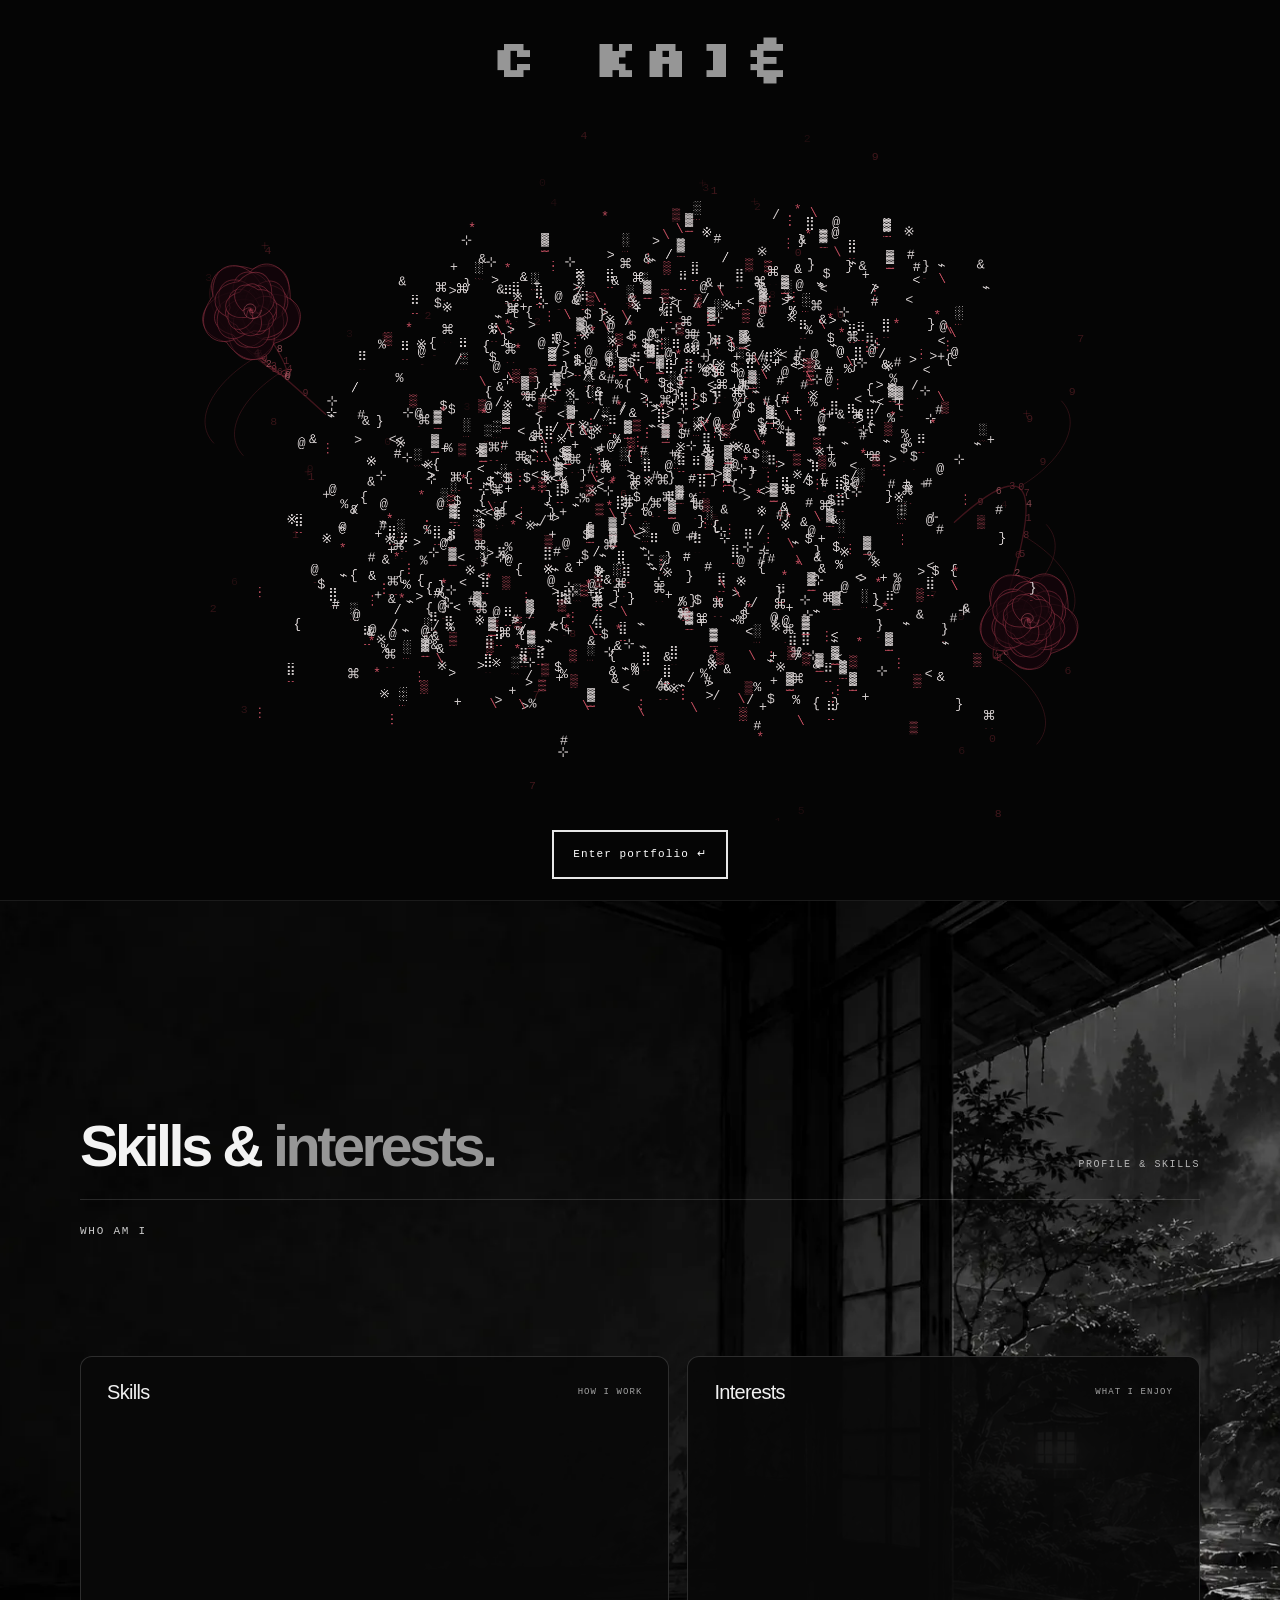
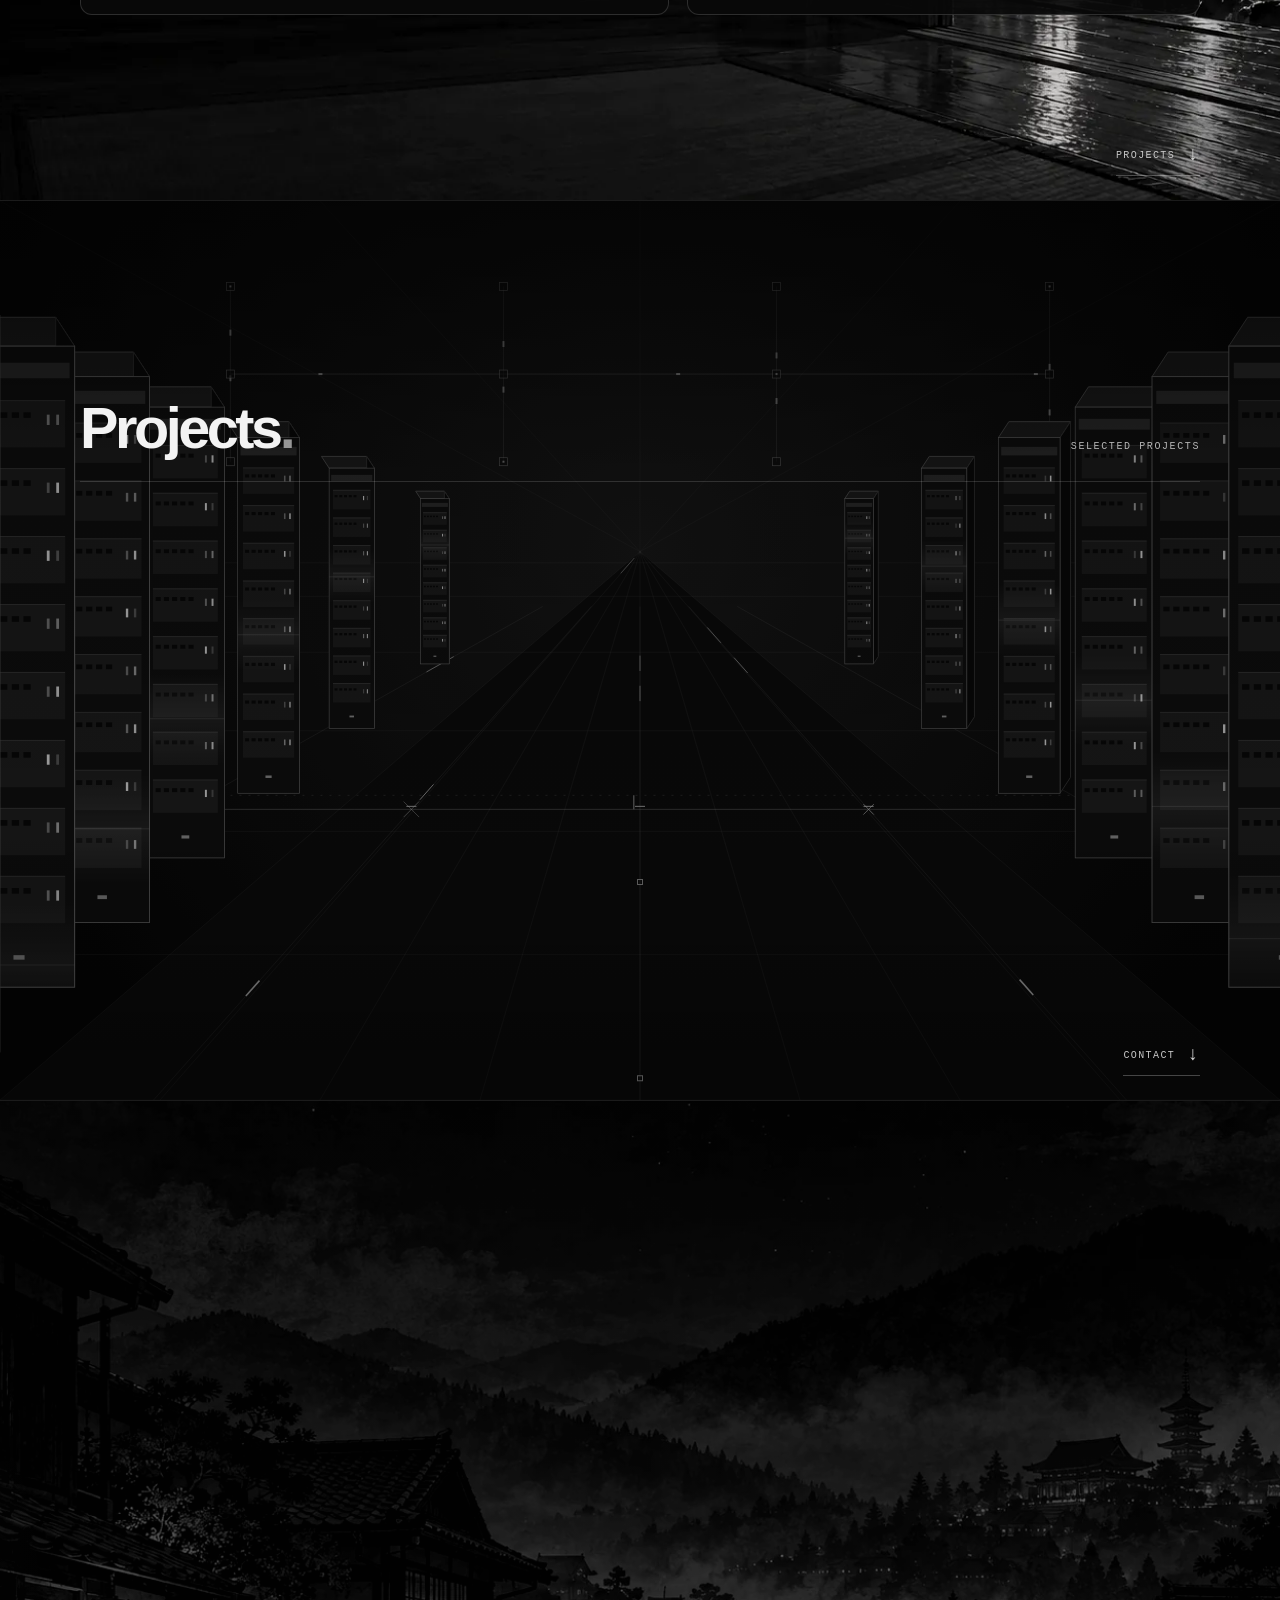
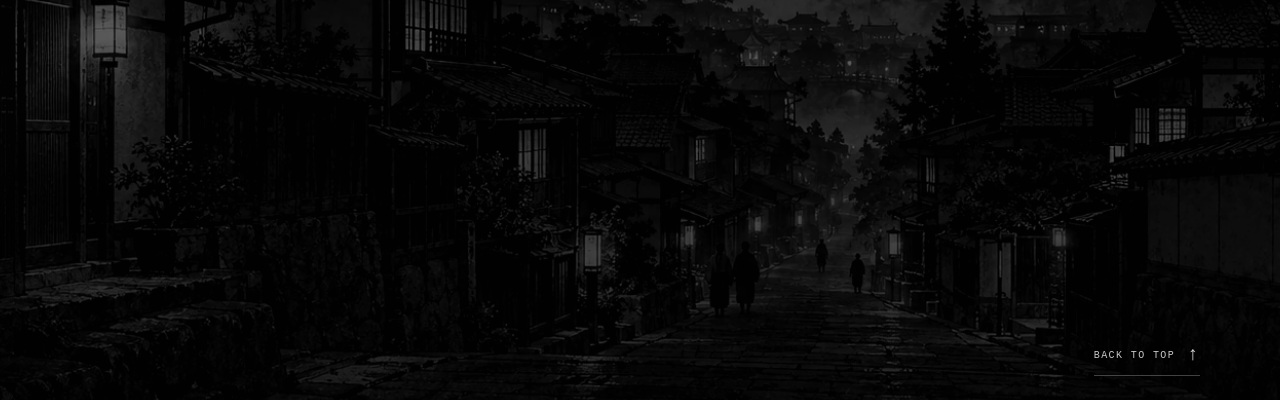
<file: index.html>
<!doctype html>
<html lang="en">
<head>
  <meta charset="utf-8"><meta name="viewport" content="width=device-width,initial-scale=1">
  <meta name="theme-color" content="#070809">
  <meta name="description" content="C Kaan's portfolio: development, reverse engineering, C LOCK, and security work at Scientra.">
  <title>Kaan’s Portfolio</title>
  <link rel="preload" as="image" href="assets/mono-yawn-24.webp"><link rel="preload" as="image" href="assets/natural-sakura.webp">
  <link rel="icon" href="assets/favicon.svg?v=transparent-2" type="image/svg+xml">
  <link rel="stylesheet" href="styles.css"><link rel="stylesheet" href="scene-v3.css"><link rel="stylesheet" href="experience.css"><link rel="stylesheet" href="bitwall-viz.css"><link rel="stylesheet" href="modern.css?v=responsive-5">
<link rel="stylesheet" href="opening.css?v=cached-5"><script src="opening.js?v=cached-5"></script>
<link rel="stylesheet" href="refinement.css?v=responsive-5">
<link rel="stylesheet" href="atmosphere.css?v=reveals-10">
</head>
<body class="portfolio-home">
  <div class="opening-screen" id="opening-screen" role="dialog" aria-modal="true" aria-labelledby="opening-title"><h2 class="opening-title" id="opening-title" data-text="C KAAN">C KAAN</h2><div class="opening-art-stage" aria-hidden="true"><pre class="opening-art">⠀⠀⠀⠀⠀⠀⠀⠀⠀⠀⠀⠀⠀⠀⠀⠀⠀⠀⠀⠀⠀⠀⠀⠀⠀⠀⠀⠀⠀⠀⠀⠀⠀⠀⠀⠀⠀⠀⠀⠀⠀⠀⠀⣀⠤⠤⠤⠤⣶⣀⣠⡀⢀⠀⠀⠀⠀⠀⠀⠀⠀⠀⠀⠀⠀
⠀⠀⠀⠀⠀⠀⠀⠀⠀⠀⠀⠀⠀⠀⠀⠀⠀⠀⠀⠀⠀⠀⠀⠀⠀⠀⠀⠀⠀⠀⠀⠀⠀⠀⠀⠀⠀⠀⠀⠀⠀⢀⠦⡸⣌⠧⡹⡜⣥⢒⡬⠭⣍⡒⠦⣆⡄⡀⠀⠀⠀⠀⠀⠀⠀
⠀⠀⠀⠀⠀⠀⠀⠀⠀⠀⠀⠀⠀⠀⠀⠀⠀⠀⠀⠀⠀⠀⠀⠀⠀⠀⠀⠀⠀⠀⠀⠀⠀⠀⠀⠀⠀⠀⠀⢀⠰⢌⢲⠱⣌⢚⡱⢜⡰⣋⠴⣋⠶⣩⢓⠦⣍⠳⢴⡠⠀⠀⠀⠀⠀
⠀⠀⠀⠀⠀⠀⠀⠀⠀⠀⠀⠀⠀⠀⠀⠀⠀⠀⠀⠀⠀⠀⡀⠀⡄⢠⢀⠂⠄⠂⠐⢠⠀⡄⣀⠀⡀⠀⢀⡎⠀⠉⠀⠀⠀⠁⠈⠈⠑⠈⠳⢩⠖⣥⢋⡞⣬⢫⡕⣙⠷⣔⠀⠀⠀
⠀⠀⠀⠀⠀⠀⠀⠀⠀⠀⠀⠀⠀⠀⠀⠀⠀⢀⠠⢐⣨⣤⣵⣶⣶⣶⣿⣿⣿⣿⣿⣿⣿⣶⣶⣤⣕⣈⠼⢀⠀⡀⠀⠀⠀⠀⠀⠀⠀⠀⠀⠀⠈⠀⠫⠔⡦⢳⡸⡱⢎⡜⡣⢦⠀
⠀⠀⠀⠀⠀⠀⠀⠀⠀⠀⠀⠀⠀⠀⠀⢄⣨⣴⣾⣿⠿⢿⣿⣿⣿⣿⢿⣿⣿⣿⣿⣿⣿⣿⣿⣿⣿⣿⣿⣶⣧⣔⡁⡂⠄⠀⠀⠀⠀⠀⠀⠀⠀⠀⠀⠀⠑⠣⡱⢃⣏⠲⣱⠈⡇
⠀⠀⠀⠀⠀⠀⠀⠀⠀⠀⠀⠀⠀⣠⣵⣿⠿⣽⢾⣿⣿⣿⣶⢿⣶⣝⡾⣿⣿⣿⣿⣿⣿⣿⣿⣿⣿⣿⣿⣿⣿⣿⣿⣶⣜⡀⢂⠀⠀⠀⠀⠀⠀⠀⠀⠀⠀⠀⠁⠫⡔⢫⡔⢰⡃
⠀⠀⠀⠀⠀⠀⠀⠀⠀⠀⠀⠀⣽⣿⣿⢯⣾⡿⢹⣮⡝⣿⣿⣷⣻⣿⢿⣿⣿⣿⣿⣿⣿⣿⣿⣿⣿⣿⣿⣿⣿⣿⣿⣿⣿⣿⣆⠌⡀⠀⠀⠀⠀⠀⠀⠀⠀⠀⠀⠀⠈⠧⡈⠶⠀
⠀⠀⠀⠀⠀⠀⠀⠀⠀⠀⢀⢸⣿⣿⣟⣾⢿⣡⣶⢭⡿⣦⢻⣿⣷⣻⣾⣿⣹⣿⣿⣿⣿⣿⣿⣿⣿⣿⣿⣿⣿⣿⣿⣿⣿⣿⣿⣦⢒⠤⡀⠄⡀⠀⠀⠀⠀⠀⠀⠀⠀⢐⡈⠁⠀
⠀⠀⠀⠀⠀⠀⠀⠀⠀⠀⠂⠘⠛⠛⠘⠁⢀⠉⠄⣾⣿⣸⣿⣿⣿⡇⣿⢳⣿⣿⣿⣿⣿⣿⣿⣿⣿⣿⣿⣿⣿⣿⣿⣿⣿⣿⣿⣿⣧⣠⡣⢘⠠⢁⠂⡔⠠⠐⠀⠄⢀⠎⠀⠀⠀
⠀⠀⠀⡀⠄⠐⠀⠀⠁⠂⠀⠀⠀⠀⠀⠈⠀⠈⠀⢁⢛⣧⢹⣿⣿⣿⠏⣿⣿⣿⣿⣿⣿⣿⣿⣿⣿⣿⣿⣿⣿⣿⣿⣟⣿⣿⣿⣿⣿⣿⣧⢂⠅⢂⠁⠌⡡⢉⠐⢈⠎⠀⡈⠐⠠
⠀⠀⠀⠀⠀⠀⠀⠀⠀⠀⡠⠀⠀⠀⠀⠀⠀⠈⠐⡀⣾⡟⣼⣿⣻⣿⢹⣿⣿⣿⣿⣿⣿⣿⣿⣿⣿⣿⣿⣿⣿⣿⢟⣾⣿⣿⣿⣿⣿⣿⡟⠆⡘⠠⢈⠐⡀⢂⢈⡎⠀⡐⠠⠁⠂
⠀⠀⡀⠀⠀⠀⠀⠀⠀⠀⢀⠂⠀⠀⠀⠀⠀⠀⠡⠀⣩⡅⣿⣿⣷⣿⣼⣿⣿⣿⣿⣿⣿⣿⣿⣿⣿⣿⣿⣿⣿⣫⣿⣿⣿⣿⣿⣿⣿⠟⢁⠘⡀⠃⠌⠒⢀⢂⡞⠀⠄⠠⢁⠂⡁
⡀⠀⠀⡀⠀⠀⠀⠀⠀⠈⠀⠀⠀⠀⠀⠀⠀⠠⢁⣾⢳⠃⣿⣿⣿⡇⣿⣿⢿⣿⣟⣻⣛⣻⣿⡿⢿⣿⠿⡿⣳⣿⣿⣿⣿⣿⣿⡿⠃⠀⠂⠐⠠⢁⠂⠌⢀⡎⠀⡀⢂⠁⠄⠂⠄
⡙⠲⡁⠀⠀⠀⠀⠀⠐⠈⠀⠀⠀⠀⠀⠀⠀⠀⣼⣿⡞⣌⠻⡟⠻⢿⡿⣻⣿⣿⣿⣿⣿⣿⣿⣿⣿⣿⡿⢃⠹⠷⣾⣿⡿⠟⠋⠠⠀⠁⠀⡘⢀⠃⢌⠂⣞⠀⠤⠑⡂⢌⠰⠈⠄
⢈⠱⠄⠀⠀⠀⠀⠀⠀⠀⠀⠀⠀⠀⠀⠀⠀⠠⣿⠟⣼⡟⠟⠁⠠⠸⣷⣿⣿⣿⣿⣿⣿⣿⣿⣿⣿⡿⣵⢈⡐⠡⠀⠀⠀⠠⠈⠀⠀⠈⠀⢝⢢⢌⠀⣞⠀⠄⢂⠡⠘⡀⢆⠡⠀
⠀⠀⠀⠀⠀⠀⠀⠀⠀⠀⠀⠀⠀⠀⠀⠀⠀⡺⠢⣤⠴⠋⠀⠀⠀⠡⠙⢿⣿⣿⣿⣿⣿⣿⣿⣿⡿⡝⣿⣇⠠⠀⠀⠀⠀⠀⠀⠀⠀⠀⠀⡨⢆⠃⡼⠁⡀⢀⠂⢀⠁⠠⢀⠂⠁
⠀⠀⠄⠀⠀⠀⠀⠀⠀⠀⠀⠀⠀⠀⠀⠀⠀⠁⠂⠁⠀⠀⠀⠀⠀⠁⠄⠡⢹⣿⣿⣿⣿⣿⣿⣿⣿⢻⣿⣿⡆⠀⠀⠀⠀⠀⠀⠀⠀⠀⢠⠓⡌⡼⠁⠊⢁⠠⣀⠆⠈⡐⠠⢈⠐
⠀⠀⠀⢀⠀⠀⠀⠀⠀⠀⠀⠀⠀⠀⠀⠀⠀⣀⡶⢷⢆⣀⣀⠆⠃⠘⠀⠃⠸⣿⣿⣿⣿⣿⣿⣿⣟⣿⣿⡿⠃⠀⠀⠀⠀⠀⠀⠀⠀⠀⢀⠟⡸⠰⠀⠀⢸⠃⠃⠀⠆⡀⢃⠀⠆
⠀⠀⠈⠀⠀⡀⠀⠀⠀⠀⠀⠀⠀⠀⠀⠀⢄⣨⡽⢱⣿⣿⣿⣿⣿⣿⣿⣜⢧⣻⢿⣿⣿⣿⣿⣿⣿⡿⣫⠀⠀⠀⠀⠀⠀⠀⠀⠀⡀⣐⡴⡲⢘⠤⠚⠀⠸⠀⡐⠈⠄⡐⠠⠈⠄
⠀⠀⠁⡀⠂⠀⠀⠀⠀⠀⠆⠈⢀⡀⡴⣄⡸⢧⠻⠜⠻⠭⠝⢻⠿⣿⣿⣿⣷⣝⡺⣮⣝⣻⢿⣛⣭⠾⣽⠀⠀⠀⠀⠀⠀⡀⢔⠨⠚⣡⡰⠃⠈⠀⠀⠀⠀⡇⠀⠌⠐⡀⠡⠈⠄
⠀⠈⢀⠀⠄⠐⠀⡀⢀⣀⢙⡒⡀⠑⡽⠊⠁⠀⠀⠀⠀⠀⠀⠀⠀⠈⠀⠛⠉⠭⠭⠵⠾⠝⠯⠞⠣⠟⠞⠀⠀⠀⠀⣰⠌⢂⡡⠒⠉⣠⠁⠀⠀⠀⠀⠀⠀⠁⠀⠀⠀⠀⠡⠈⠄
⠀⠠⠀⠀⠠⠐⢌⡐⢣⢘⠢⢍⠱⢡⠀⠀⠀⠀⠀⠀⠀⠀⠀⠀⠀⠀⠀⠀⠀⠀⠀⠀⠀⠀⠀⠀⠀⢀⠀⢀⡀⠴⢙⠤⠚⠁⡀⠠⢰⠃⠀⠌⡐⢀⠀⠀⠀⢸⠀⠀⠀⠀⠀⠁⠂
⠀⠀⠀⠐⠀⡉⠠⠐⠡⢊⠔⡌⢢⠃⠎⠤⠀⠀⠀⠀⠀⠀⠀⠀⠀⠀⠀⠀⠀⠀⠀⠀⠀⠀⠀⠰⢤⣁⢙⡉⡔⠊⠁⠀⠀⠀⠈⢠⠃⠀⠌⠐⡀⠂⠌⢀⠀⠘⠀⠀⠀⠀⠀⠀⠁
⠀⠀⠀⢀⠂⠠⠁⠌⡁⢂⠂⠌⡐⠌⡘⠠⠁⠀⠀⠀⠀⠀⠀⠀⠀⠀⠀⠀⠀⠀⠀⠀⠀⠀⠀⠀⠀⠈⠁⠀⠀⠀⠀⠀⠀⠀⢠⠃⠀⠈⠂⢄⠀⠡⠀⠂⡀⠁⡆⠀⠀⠀⠀⠀⠀
⠀⠀⠠⠀⡀⠂⢁⠐⢀⠂⠌⡐⠠⠈⠄⡁⠀⠀⠀⠀⠀⠀⠀⠀⠀⠀⠀⠀⠀⠀⠀⠀⠀⠀⠀⠀⠀⠀⠀⠀⠀⠀⠀⠀⠀⢠⠃⠀⠀⠀⠀⠀⠈⠂⢄⠀⢀⠀⠃⠠⠀⠀⠀⠀⠀
⠀⢀⠂⡐⠠⢈⠠⠐⢀⠈⠄⡐⠠⢁⠂⠄⠀⠀⠀⠀⠀⠀⣀⠄⠀⠀⠀⠀⠀⠀⠀⠀⠀⠀⠀⠀⠀⠀⠀⠀⠀⠀⠀⠀⢀⠃⠀⠀⠀⠀⠀⠀⠀⠀⠀⠈⠂⠀⠱⠀⠀⠀⢀⠀⠂
⠀⢂⠐⠠⢁⠂⡐⠈⠄⡈⠐⠠⢁⠂⠌⠰⣆⡄⢠⣿⣿⠟⠋⠀⠀⠐⠀⠀⠀⠀⠀⠀⠀⠀⠀⠀⠀⠀⠀⠀⠀⠀⠀⢠⠉⠀⠀⠀⠀⠀⠀⠀⠀⠀⠀⠀⠀⠀⠁⠀⠀⡐⠠⠈⠀
⠈⠤⢘⠠⢂⠂⠤⢁⠂⠄⢁⠂⠄⠪⢾⣯⢿⣇⣿⡿⠋⠁⠀⠀⠀⠀⠀⠀⠀⠀⠀⠀⠀⠀⠀⠀⠀⠀⠀⠀⠀⠀⢀⠃⠀⠀⠀⠀⠀⠀⠀⠀⠀⠀⠀⠀⠀⠀⠀⠀⡐⠀⡐⠈⠀
⠈⢆⠡⢊⠄⡉⡐⠠⢈⠐⡀⢂⢠⣿⣿⣮⣻⣿⣟⡕⠀⠀⠀⠀⠀⠀⠀⠀⠀⠀⠀⠀⠀⠀⠀⠀⠀⠀⠀⠀⠀⢀⠊⠀⠀⠀⠀⠀⠀⠀⠀⠀⠀⠀⠀⠀⠀⠀⢀⠂⠄⠂⠄⡈⠄
⠈⠆⡑⠂⠌⡐⢠⠁⢆⠂⡅⢢⠐⢝⣛⣛⣧⠵⠋⠀⠀⠀⠀⠀⠀⠀⠀⠀⠀⠀⠀⠀⠀⠀⠀⠀⠀⠀⠀⠀⠀⠈⠀⠀⠀⠀⠀⠀⠀⠀⠀⠀⠀⠀⠀⠀⠀⠀⢂⠈⠄⡁⢂⠐⠠
⠈⠆⠡⢈⠔⠨⢄⠩⡐⢌⠰⡁⠎⡐⠠⢀⠀⠀⠀⠀⠀⠀⠀⠀⠀⠀⠀⠀⠀⠀⠀⠀⠀⠀⠀⠀⠀⠀⠀⢀⣀⢊⠀⠀⠀⠀⠀⠀⠀⠀⠀⠀⠀⠀⠀⡀⠄⢈⠀⡐⠠⠐⠠⢈⠐
⠈⠠⢁⠢⠌⡡⢂⠅⢒⡈⠔⡀⠂⠄⠁⡀⠀⠀⠀⠀⠀⠀⠀⠀⠀⠀⠀⠀⠀⠀⠀⠀⠀⠀⠀⠀⠀⠀⣠⡿⡯⠋⠀⠀⠀⠀⠀⠀⠀⠀⠀⢀⠠⢈⠐⠠⢀⠂⠐⡀⠡⢈⠐⠠⢈
⠀⢀⠂⡐⠌⡐⢂⠘⠠⠐⠠⠀⢁⠀⠂⠄⠠⠀⠀⠀⠀⠀⠀⠀⠀⠀⡀⢀⠠⣀⣤⣤⣭⠀⣴⣿⣶⣿⢯⠊⠀⠀⣀⠀⡀⢀⢀⡀⢠⠀⠆⣁⠢⠁⡌⠐⠠⢀⠡⠐⡀⠂⠌⡐⠠
⠀⠀⠠⠀⠂⠐⠠⠈⢀⠁⠠⢈⠀⠌⠐⢈⠠⠁⠌⠠⠀⠄⠠⠐⡈⢐⠠⢃⣶⣯⣻⣿⣿⣼⣾⣽⣿⡣⠁⠠⣀⠳⣌⢣⡑⢃⠆⡘⠤⢉⠔⡠⠂⡅⠄⢃⠁⡂⡐⠠⢀⠁⠂⠄⡁
⠀⢈⠀⡐⠈⢀⠐⢀⠂⢈⠐⠠⢈⠐⢈⠠⠐⢈⠠⠁⠌⠠⢁⠂⡐⠠⠐⠰⡻⣿⣷⢿⡿⡼⢿⠛⠕⢁⠰⡁⢆⡱⢌⠦⡑⢊⠜⡠⢃⠌⢢⠐⡡⠐⠌⡠⢂⠡⠀⠅⠂⠌⡐⠠⠀
⠀⠂⠠⢀⠐⠠⢈⠠⠐⠠⠈⡐⠠⢈⠠⠐⢈⠠⠐⠈⠄⡁⢂⠐⠠⢁⠘⡀⠊⠓⠒⢒⠚⢋⠉⠤⠘⡄⢣⠘⡤⢓⢎⡒⡉⢆⡘⢄⠣⡘⠤⢑⠠⡉⠔⡀⠆⡐⠉⠄⢃⡐⠠⢁⠂</pre></div><button class="opening-enter" type="button">Enter portfolio ↵</button></div>
  <a class="skip" href="#main">Skip to content</a>
  <header class="header"><a class="logo" href="#home" aria-label="C Kaan, home"><svg class="c-mark" viewBox="0 0 32 32" aria-hidden="true"><path d="M8 3h19v6H12v14h15v6H8v-4H4V7h4z" fill="currentColor"/></svg><span>Kaan</span></a><nav aria-label="Main navigation"><a href="#home">Home</a><a href="#skills">Skills</a><a href="#projects">Projects</a><a href="#contact">Contact</a></nav></header>
  <main id="main" tabindex="-1">
    <section class="hero screen" id="home" aria-labelledby="hero-title" data-nav="home">
      <canvas id="sakura-scene" aria-label="A dark sakura tree sways over a seated coder using a laptop" role="img"></canvas><span class="coder-name" id="coder-name">C KAAN</span>
      <aside class="visitor-terminal" id="visitor-terminal" aria-label="Visitor greeting" hidden><div class="visitor-titlebar"><span aria-hidden="true">&gt;_</span><span>console.log</span></div><div class="visitor-output" id="visitor-output" aria-live="off"></div></aside>
      <div class="hero-gradient" aria-hidden="true"></div><div class="scanlines" aria-hidden="true"></div>
      <div class="hero-content container"><p class="screen-kicker">DEVELOPER / SECURITY</p><h1 id="hero-title">C KAAN</h1><div class="hero-actions"><a class="button primary" href="#projects">Explore projects <span aria-hidden="true">↗</span></a><a class="text-link" href="#skills">Skills &amp; profile <span aria-hidden="true">↓</span></a></div></div>
      <a class="next-screen" href="#skills"><strong>SKILLS</strong><span aria-hidden="true">↓</span></a>
    </section>
    <section class="screen skills-screen" id="skills" aria-labelledby="skills-title" data-nav="skills">
      <div class="skills-backdrop" aria-hidden="true"></div>
      <div class="container screen-inner">
        <div class="section-head"><p class="screen-kicker">PROFILE &amp; SKILLS</p><h2 id="skills-title">Skills &amp; <span>interests.</span></h2></div>
        <div class="profile-intro">
          <div><p class="eyebrow-label">WHO AM I</p></div>
          <div class="profile-copy"><p>I’m a student at <strong>Bahçeşehir Science and Technology High School</strong>, mainly focused on software development, reverse engineering, and security.</p><p>I enjoy finding weaknesses in computer systems and turning those findings into practical tools. Anti-cheat research and emulation are particular interests of mine.</p></div>
        </div>
        <div class="capability-grid">
          <article class="capability-panel" aria-labelledby="capabilities-title"><div class="capability-heading"><h3 id="capabilities-title">Skills</h3><span>HOW I WORK</span></div><ul class="capability-list"><li>OSINT</li><li>Problem solving</li><li>Teamwork</li><li>Research</li><li>Leadership</li><li>Adaptability</li><li>Independent work</li></ul></article>
          <article class="capability-panel interests-panel" aria-labelledby="interests-title"><div class="capability-heading"><h3 id="interests-title">Interests</h3><span>WHAT I ENJOY</span></div><ul class="exploration-list"><li><span>Coding</span><small>Software &amp; tools</small></li><li><span>Reverse engineering</span><small>Systems from the inside</small></li><li><span>Game development</span><small>Interactive worlds</small></li><li><span>Anime &amp; games</span><small>Beyond the screen</small></li></ul></article>
        </div>
      </div><a class="next-screen" href="#projects"><strong>PROJECTS</strong><span aria-hidden="true">↓</span></a>
    </section>
    <section class="screen project-gallery" id="projects" aria-labelledby="projects-title" data-nav="projects"><canvas class="ambient-scene" data-scene="datacenter" aria-hidden="true"></canvas><div class="section-grid-lines" aria-hidden="true"></div><div class="container screen-inner">
      <div class="section-head"><p class="screen-kicker">SELECTED PROJECTS</p><h2 id="projects-title">Projects<span>.</span></h2></div>
      <div class="project-collection">
        <article class="portfolio-project c-lock-card"><a class="card-art c-lock-art" href="c-lock.html" aria-label="Explore C LOCK"><img src="assets/C-LOCK-dashboard.webp" alt="C LOCK desktop dashboard with CPU and memory charts" width="1000" height="650" decoding="async" loading="lazy"></a><div class="card-body"><span class="project-category">PERSONAL PROJECT</span><h3>C LOCK</h3><p>PC locking, application access, and a customizable Windows dashboard.</p><div class="tags"><span>C#</span><span>WPF</span><span>.NET 4.8</span></div><a class="card-link" href="c-lock.html">Open project <span aria-hidden="true">↗</span></a></div></article>
        <article class="portfolio-project scientra-card" id="scientra"><div class="card-art scientra-art" aria-hidden="true"><img class="scientra-logo scientra-logo-provided" src="assets/scientra-brand.png" alt="" width="187" height="193" loading="lazy" decoding="async"><span>Scientra.</span></div><div class="card-body"><span class="project-category">TEAMWORK PROJECT</span><h3>Scientra</h3><p>Collaborative web, mobile, and security development.</p><div class="tags"><span>Web</span><span>Mobile</span><span>Security</span></div><a class="card-link" href="https://scientra.one/" target="_blank" rel="noopener noreferrer">Visit Scientra <span aria-hidden="true">↗</span></a></div></article>
        <article class="portfolio-project bitwall-card" id="bitwall"><div class="card-art server-art" role="img" aria-label="Animated traffic inspection and server visualization"><div class="attack-source" aria-hidden="true"><span></span><span></span><span></span></div><div class="attack-paths" aria-hidden="true"><span><i></i><i></i></span><span><i></i><i></i></span><span><i></i><i></i></span></div><div class="filter-wall" aria-hidden="true">BW</div><div class="server-rack" aria-hidden="true"><span><i></i><b></b></span><span><i></i><b></b></span><span><i></i><b></b></span></div><div class="art-status"><span>REQUESTS</span><strong>BLOCKED · 403</strong><span>SERVER</span></div></div><div class="card-body"><span class="project-category">TEAMWORK · BY SCIENTRA</span><div class="project-title-row"><h3>BitWall</h3><span class="project-partner"><img src="assets/scientra-logo.png" alt="" width="21" height="24" loading="lazy" decoding="async">Scientra</span></div><div class="role-summary"><span>MY ROLE</span><strong>Junior Developer &amp; Bitwall Engineer</strong><p>Builds and hardens BitWall’s detection rules and backend engine, and helps keep the live threat dashboard accurate.</p></div><div class="tags"><span>WAF</span><span>Detection</span><span>Backend</span></div><a class="card-link" href="https://bitwall.scientra.one/" target="_blank" rel="noopener noreferrer">Visit BitWall <span aria-hidden="true">↗</span></a></div></article>
      </div>
    </div><a class="next-screen" href="#contact"><strong>CONTACT</strong><span aria-hidden="true">↓</span></a></section>
    <section class="screen contact-screen" id="contact" aria-labelledby="contact-title" data-nav="contact"><canvas class="ambient-scene" data-scene="village" aria-hidden="true"></canvas><div class="section-grid-lines" aria-hidden="true"></div><div class="container screen-inner"><p class="screen-kicker">GET IN TOUCH</p><h2 id="contact-title">Let's <span>talk.</span></h2><p>Questions, ideas, or a project in mind? Send me an email.</p><a class="email" href="mailto:kaanyaxiz@icloud.com">kaanyaxiz@icloud.com <span aria-hidden="true">↗</span></a><div class="contact-socials"><a class="linkedin-link" href="https://www.linkedin.com/in/kaan-ya%C4%9F%C4%B1z-k%C3%BC%C3%A7%C3%BCk-478588443/" target="_blank" rel="noopener noreferrer"><svg viewBox="0 0 24 24" aria-hidden="true"><path fill="currentColor" d="M4 3h16v18H4V3zm3 7v8h2v-8H7zm1-4a1.25 1.25 0 1 0 0 2.5A1.25 1.25 0 0 0 8 6zm3 4v8h2v-4.2c0-2 3-2 3 0V18h2v-4.7c0-3.6-4-4-5-2.2V10h-2z"/></svg><span>LinkedIn</span><span aria-hidden="true">↗</span></a></div></div><a class="next-screen" href="#home"><strong>BACK TO TOP</strong><span aria-hidden="true">↑</span></a></section>
  </main>
  <script src="main.js?v=reveals-10" defer></script><script src="page-transitions.js" defer></script><script src="sakura-scene.js?v=riverbank-8" defer></script><script src="ambient-scenes.js?v=efficient-5" defer></script><script src="bitwall-viz.js?v=efficient-5" defer></script><script src="welcome.js?v=console-title-7" defer></script>
</body>
</html>
</file>
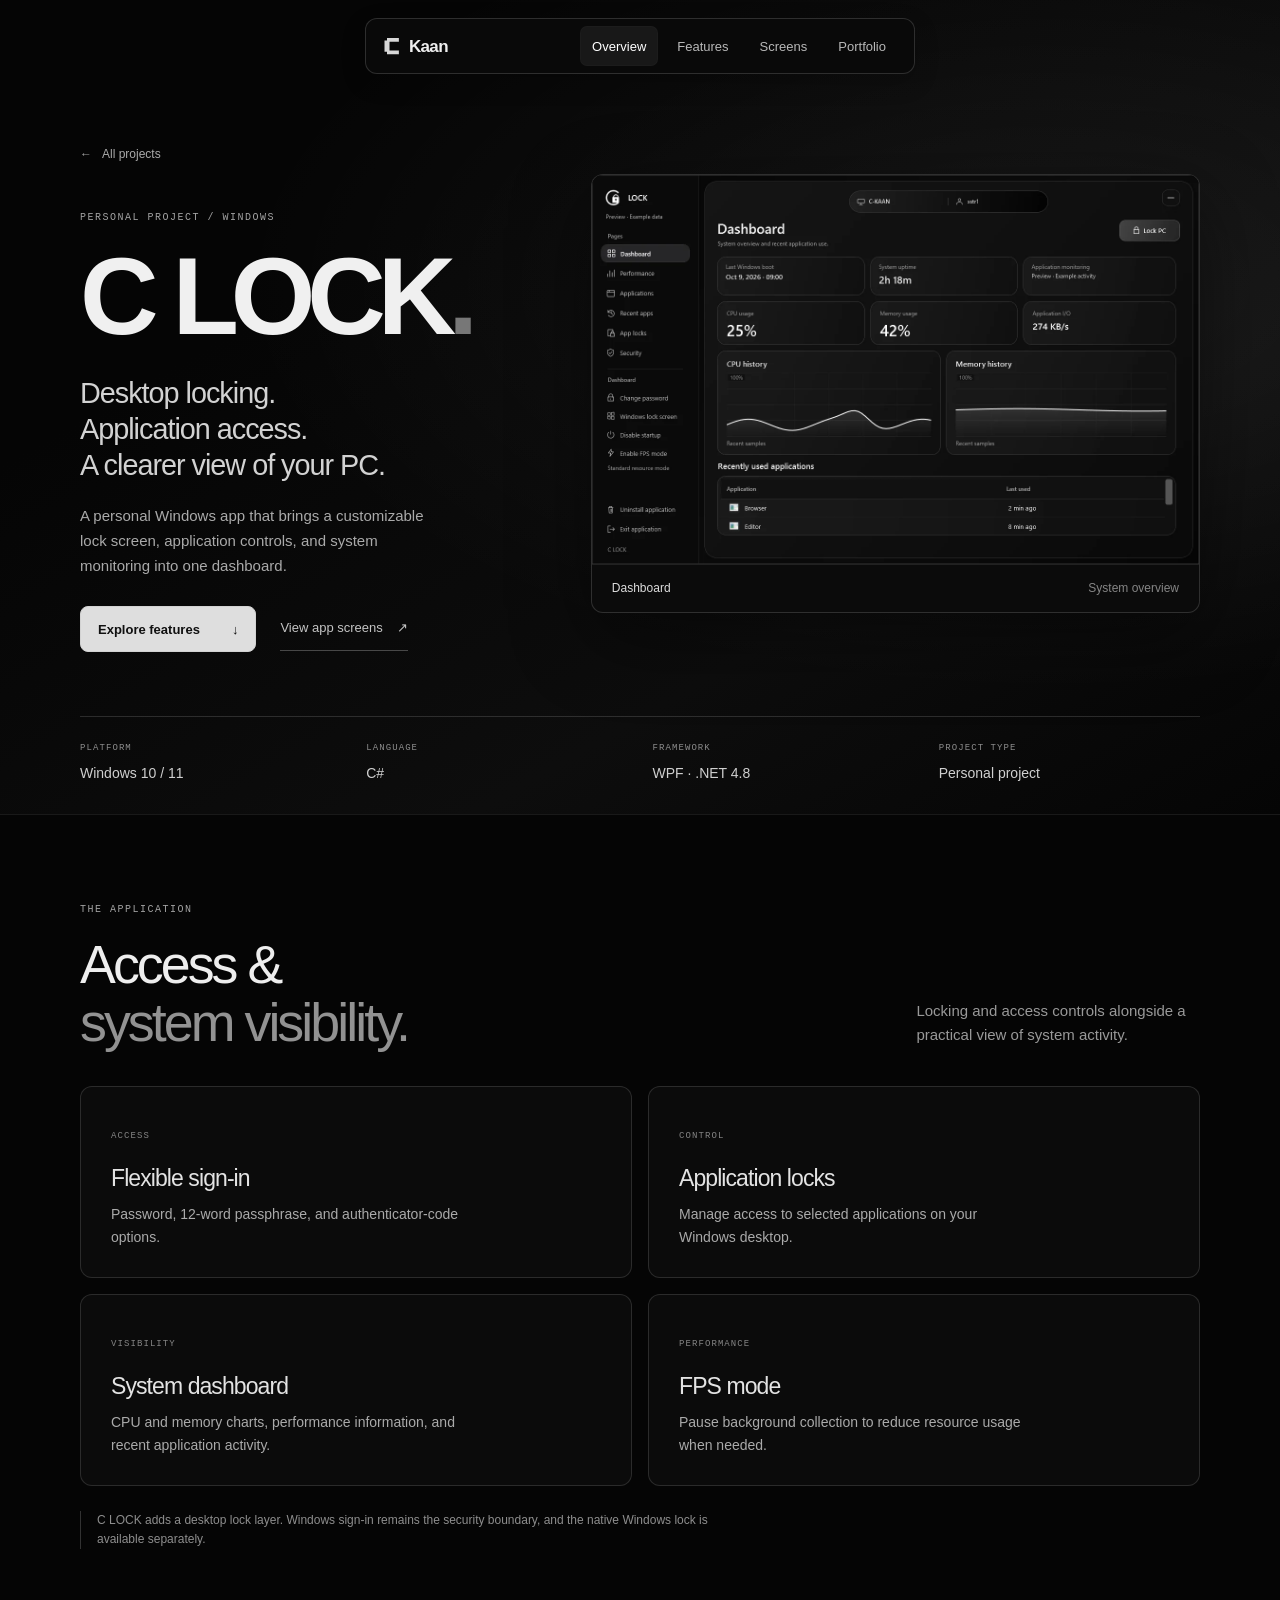
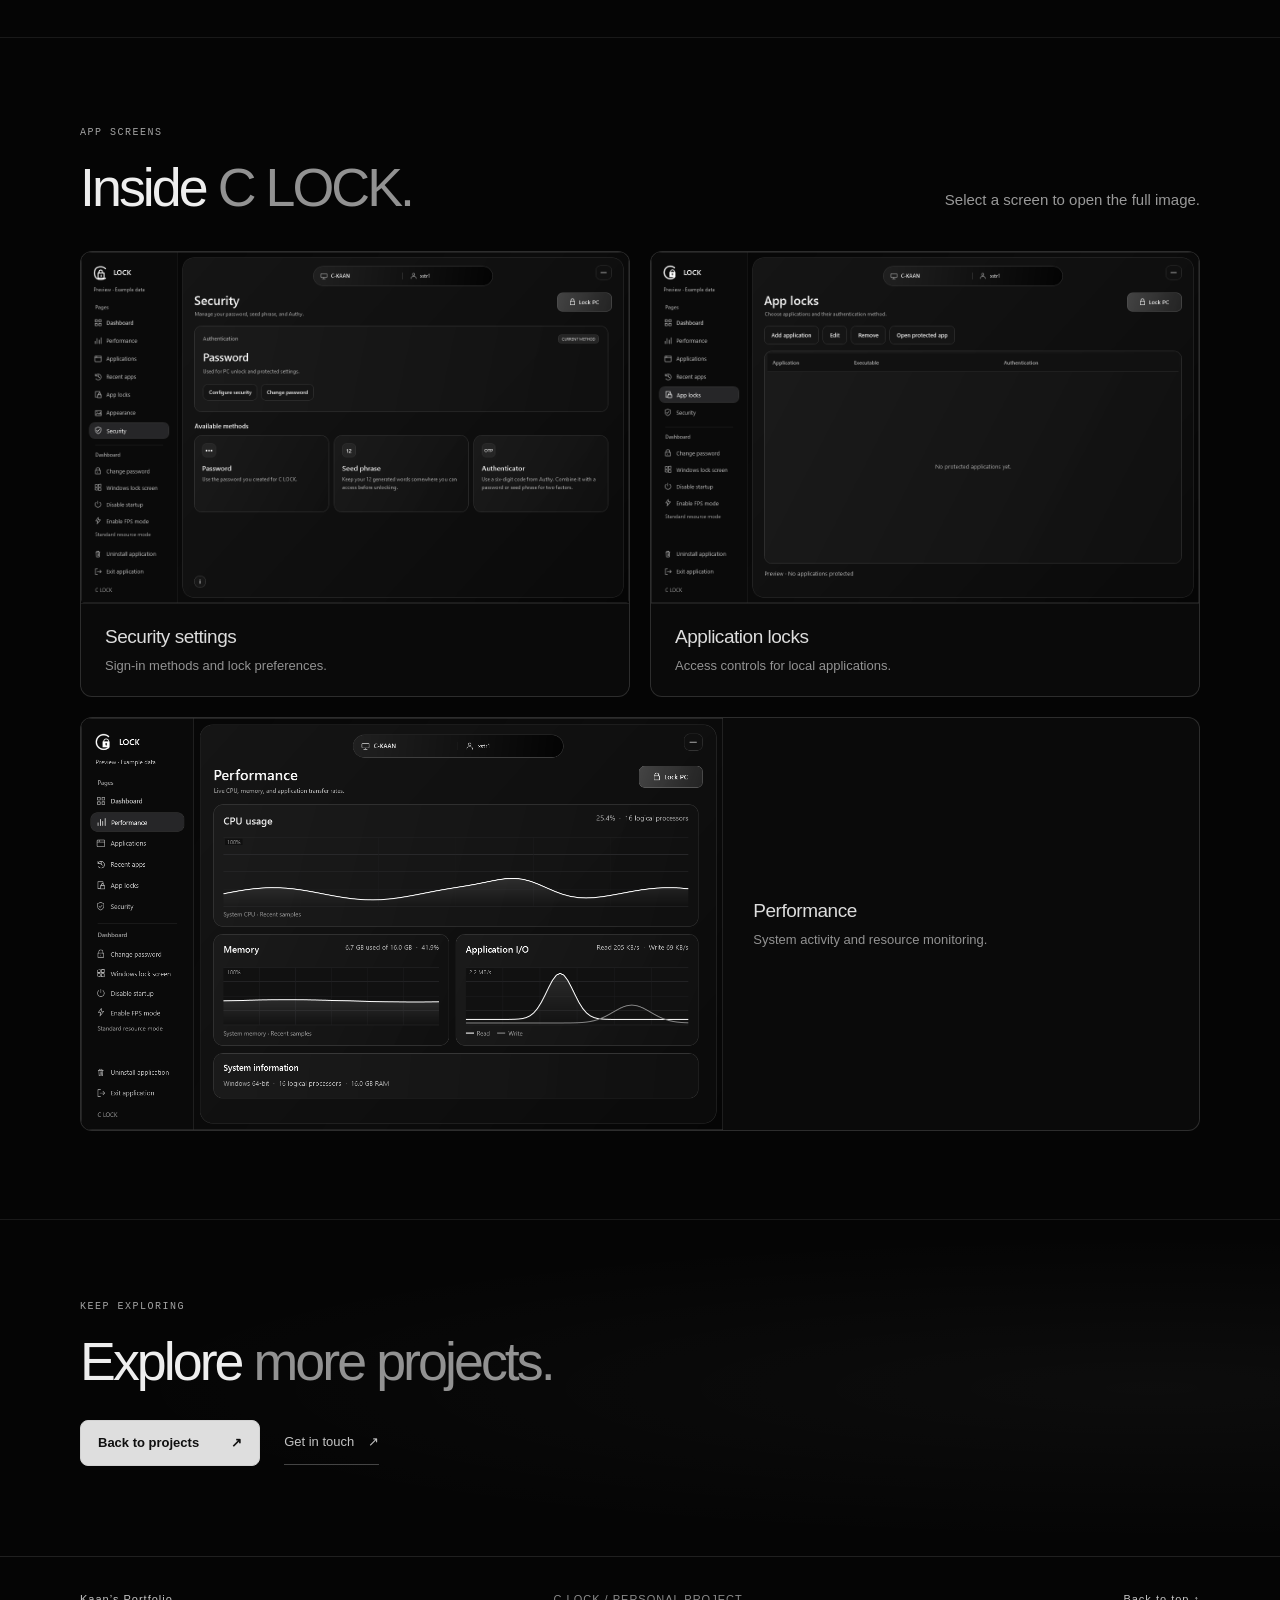
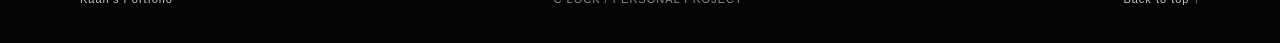
<file: c-lock.html>
<!doctype html>
<html lang="en">
<head>
  <meta charset="utf-8"><meta name="viewport" content="width=device-width,initial-scale=1">
  <meta name="theme-color" content="#050505">
  <meta name="description" content="C LOCK, a personal Windows desktop project for desktop locking, application access, and system monitoring.">
  <title>C LOCK | Kaan’s Portfolio</title>
  <link rel="icon" href="assets/favicon.svg?v=transparent-2" type="image/svg+xml">
  <link rel="stylesheet" href="styles.css"><link rel="stylesheet" href="scene-v3.css"><link rel="stylesheet" href="experience.css"><link rel="stylesheet" href="modern.css?v=responsive-5"><link rel="stylesheet" href="refinement.css?v=responsive-5"><link rel="stylesheet" href="atmosphere.css?v=reveals-10"><link rel="stylesheet" href="case-page.css?v=modern-1">
</head>
<body class="portfolio-home case-page">
  <a class="skip" href="#main">Skip to content</a>
  <header class="header"><a class="logo" href="index.html#home" aria-label="Kaan, home"><svg class="c-mark" viewBox="0 0 32 32" aria-hidden="true"><path d="M8 3h19v6H12v14h15v6H8v-4H4V7h4z" fill="currentColor"/></svg><span>Kaan</span></a><nav aria-label="Project navigation"><a href="#overview">Overview</a><a href="#features">Features</a><a href="#screens">Screens</a><a href="index.html#projects">Portfolio</a></nav></header>
  <main id="main" tabindex="-1">
    <section class="case-intro case-section" id="overview" aria-labelledby="case-title">
      <div class="case-halo" aria-hidden="true"></div>
      <div class="container case-intro-grid">
        <div class="case-intro-copy" data-case-reveal><a class="case-back" href="index.html#projects"><span aria-hidden="true">←</span> All projects</a><p class="case-eyebrow">PERSONAL PROJECT / WINDOWS</p><h1 id="case-title">C LOCK<span>.</span></h1><p class="case-summary">Desktop locking.<br>Application access.<br>A clearer view of your PC.</p><p class="case-description">A personal Windows app that brings a customizable lock screen, application controls, and system monitoring into one dashboard.</p><div class="case-actions"><a class="button primary" href="#features">Explore features <span aria-hidden="true">↓</span></a><a class="case-text-link" href="#screens">View app screens <span aria-hidden="true">↗</span></a></div></div>
        <figure class="case-preview" data-case-reveal><a href="assets/C-LOCK-dashboard.png" target="_blank" rel="noopener noreferrer" aria-label="View full C LOCK dashboard image"><img src="assets/C-LOCK-dashboard.webp" width="1280" height="820" alt="C LOCK dashboard with CPU, memory, network, and application activity" fetchpriority="high" decoding="async"></a><figcaption><span>Dashboard</span><span>System overview</span></figcaption></figure>
      </div>
      <dl class="container case-facts"><div><dt>PLATFORM</dt><dd>Windows 10 / 11</dd></div><div><dt>LANGUAGE</dt><dd>C#</dd></div><div><dt>FRAMEWORK</dt><dd>WPF · .NET 4.8</dd></div><div><dt>PROJECT TYPE</dt><dd>Personal project</dd></div></dl>
    </section>
    <section class="case-section case-features" id="features" aria-labelledby="features-title"><div class="container"><div class="case-section-head" data-case-reveal><div><p class="case-eyebrow">THE APPLICATION</p><h2 id="features-title">Access &amp;<br><span>system visibility.</span></h2></div><p>Locking and access controls alongside a practical view of system activity.</p></div><div class="case-feature-grid"><article data-case-reveal><span class="case-feature-tag">ACCESS</span><h3>Flexible sign-in</h3><p>Password, 12-word passphrase, and authenticator-code options.</p></article><article data-case-reveal><span class="case-feature-tag">CONTROL</span><h3>Application locks</h3><p>Manage access to selected applications on your Windows desktop.</p></article><article data-case-reveal><span class="case-feature-tag">VISIBILITY</span><h3>System dashboard</h3><p>CPU and memory charts, performance information, and recent application activity.</p></article><article data-case-reveal><span class="case-feature-tag">PERFORMANCE</span><h3>FPS mode</h3><p>Pause background collection to reduce resource usage when needed.</p></article></div><p class="case-scope">C LOCK adds a desktop lock layer. Windows sign-in remains the security boundary, and the native Windows lock is available separately.</p></div></section>
    <section class="case-section case-screens" id="screens" aria-labelledby="screens-title"><div class="container"><div class="case-section-head" data-case-reveal><div><p class="case-eyebrow">APP SCREENS</p><h2 id="screens-title">Inside <span>C LOCK.</span></h2></div><p>Select a screen to open the full image.</p></div><div class="case-screen-grid"><figure data-case-reveal><a href="assets/C-LOCK-security.png" target="_blank" rel="noopener noreferrer" aria-label="Open full security settings screenshot"><img src="assets/C-LOCK-security.png" width="1280" height="820" alt="C LOCK security settings and sign-in options" loading="lazy" decoding="async"></a><figcaption><h3>Security settings</h3><p>Sign-in methods and lock preferences.</p></figcaption></figure><figure data-case-reveal><a href="assets/C-LOCK-app-locks.png" target="_blank" rel="noopener noreferrer" aria-label="Open full application locks screenshot"><img src="assets/C-LOCK-app-locks.png" width="1280" height="820" alt="C LOCK application access controls" loading="lazy" decoding="async"></a><figcaption><h3>Application locks</h3><p>Access controls for local applications.</p></figcaption></figure><figure class="case-screen-wide" data-case-reveal><a href="assets/C-LOCK-performance.png" target="_blank" rel="noopener noreferrer" aria-label="Open full performance screenshot"><img src="assets/C-LOCK-performance.png" width="1280" height="820" alt="C LOCK performance charts and resource usage" loading="lazy" decoding="async"></a><figcaption><h3>Performance</h3><p>System activity and resource monitoring.</p></figcaption></figure></div></div></section>
    <section class="case-outro"><div class="container" data-case-reveal><p class="case-eyebrow">KEEP EXPLORING</p><h2>Explore <span>more projects.</span></h2><div class="case-actions"><a class="button primary" href="index.html#projects">Back to projects <span aria-hidden="true">↗</span></a><a class="case-text-link" href="index.html#contact">Get in touch <span aria-hidden="true">↗</span></a></div></div></section>
  </main>
  <footer class="case-footer"><div class="container"><a href="index.html#home">Kaan’s Portfolio</a><span>C LOCK / PERSONAL PROJECT</span><a href="#overview">Back to top ↑</a></div></footer>
  <script src="case-page.js?v=modern-1" defer></script><script src="page-transitions.js" defer></script>
</body>
</html>
</file>
<file: styles.css>
:root{--bg:#0f0f0f;--panel:#171717;--panel2:#1d1d1d;--ink:#ededed;--muted:#afafaf;--pink:#b8b8b8;--bright:#d2d2d2;--line:#3b3b3b;--font:Arial,Helvetica,sans-serif}
*{box-sizing:border-box}html{scroll-behavior:smooth;overflow-x:clip;scroll-padding-top:88px}body{margin:0;background:var(--bg);color:var(--ink);font-family:var(--font);font-size:17px;font-weight:500;line-height:1.75;overflow-x:clip}a{color:inherit;text-decoration:none}button{font:inherit}img{display:block;max-width:100%}::selection{background:var(--pink);color:var(--bg)}:focus-visible{outline:2px solid var(--bright);outline-offset:6px}.container{width:min(1160px,calc(100% - 80px));margin:auto}.skip{position:fixed;left:15px;top:-100px;z-index:200;padding:10px;background:var(--pink);color:var(--bg)}.skip:focus{top:10px}.header{position:absolute;z-index:20;inset:0 0 auto;display:flex;align-items:center;gap:30px;padding:21px 40px;border-bottom:1px solid #b5b5b521;background:#0f0f0f80;backdrop-filter:blur(8px)}.logo{font:30px/1 var(--font);letter-spacing:1px;white-space:nowrap}.pixel-flower{display:inline-block;color:var(--pink);font-size:24px;vertical-align:middle}.header nav{display:flex;gap:32px;margin:auto}.header nav a{font:22px/1.2 var(--font);color:var(--muted);position:relative;padding:5px 0}.header nav a:hover,.header nav a.active{color:var(--bright)}.header nav a.active:before{content:'>';position:absolute;left:-14px;color:var(--pink)}.header-note{font:13px var(--font);letter-spacing:1px;color:#989898}.hero{position:relative;height:100svh;min-height:720px;max-height:1200px;overflow:hidden;background:#0f0f0f}.hero canvas{position:absolute;inset:0;width:100%;height:100%;image-rendering:pixelated;image-rendering:crisp-edges}.hero-gradient{position:absolute;inset:0;background:linear-gradient(90deg,#0f0f0ff0 0%,#0f0f0fc9 28%,#0f0f0f50 51%,transparent 71%);pointer-events:none}.scanlines{position:absolute;inset:0;pointer-events:none;background:repeating-linear-gradient(0deg,#00000015 0 1px,transparent 1px 4px);z-index:3}.hero-content{position:relative;z-index:5;height:100%;display:flex;flex-direction:column;align-items:flex-start;justify-content:center;padding-top:45px;padding-bottom:65px;pointer-events:none}.hero-content a{pointer-events:auto}.eyebrow{font:12px var(--font);letter-spacing:2px;text-transform:uppercase;color:var(--pink);margin:0 0 28px}.online-dot{display:inline-block;width:6px;height:6px;background:var(--pink);margin-right:10px;box-shadow:0 0 10px #c2c2c260}.hero h1{font:700 clamp(90px,11vw,160px)/1.1 var(--font);letter-spacing:-3px;margin:0 0 38px;color:#f2f2f2}.hero h1>span{color:var(--pink)}.hero-description{font:25px/1.25 var(--font);letter-spacing:.4px;margin:0 0 36px;color:#d9d9d9}.hero-description>span{color:#989898}.hero-actions{display:flex;align-items:center;gap:30px}.button{display:inline-flex;align-items:center;justify-content:space-between;gap:32px;min-height:48px;padding:12px 20px;font:22px/1 var(--font);border:1px solid var(--pink);box-shadow:4px 4px 0 #55555544;transition:transform .15s,box-shadow .15s}.button:hover{transform:translate(-2px,-2px);box-shadow:6px 6px 0 #55555577}.button:active{transform:translate(2px,2px);box-shadow:none}.primary{background:var(--pink);color:#151515}.secondary{background:transparent;color:var(--bright)}.text-link{font:20px var(--font);color:#cfcfcf;border-bottom:1px solid #797979;padding-bottom:4px}.scene-footer{position:absolute;bottom:26px;left:40px;right:40px;z-index:6;display:flex;align-items:center;gap:22px;font:13px var(--font);letter-spacing:1px;color:#b1b1b1}.pink-square{display:inline-block;width:5px;height:5px;background:var(--pink);margin-right:8px}.scene-toggle{margin-left:auto;background:#111111bd;color:#d2d2d2;font:16px var(--font);border:1px solid #5a5a5a;padding:8px 13px;cursor:pointer}.scene-toggle:hover{border-color:var(--pink);color:#ffffff}.scroll-link{margin-left:18px;color:#c1c1c1;font-size:15px}.section{padding:110px 0}.section-heading{display:flex;align-items:center;gap:25px;margin-bottom:55px}.section-heading .eyebrow{margin:0;white-space:nowrap}.section-rule{height:1px;flex:1;background:var(--line)}.tiny-note{font:13px var(--font);letter-spacing:1.5px;color:#898989;white-space:nowrap}h2{font:700 clamp(38px,4.5vw,64px)/1.15 var(--font);font-weight:700;letter-spacing:-1px;margin:0 0 46px}h2 span{color:var(--pink)}h3{font-weight:700}.skills{background:#131313}.skills-grid{display:grid;grid-template-columns:1fr 1fr;gap:26px}.terminal-panel{border:1px solid #5a5a5a;background:#181818;box-shadow:6px 6px 0 #0a0a0a}.window-bar{display:flex;justify-content:space-between;align-items:center;background:#2b2b2b;border-bottom:1px solid #5a5a5a;padding:9px 16px;font:13px var(--font);letter-spacing:1px;color:#cfcfcf}.window-bar>span:last-child{letter-spacing:9px}.terminal-content{padding:24px 26px}.terminal-command{font:19px var(--font);color:#bcbcbc;margin:0 0 22px}.terminal-command span{color:var(--pink);margin-right:5px}.skill-list{list-style:none;padding:0;margin:0}.skill-list li{display:grid;grid-template-columns:26px 1fr;column-gap:15px;padding:15px 0;border-top:1px dashed #3b3b3b}.skill-list li>span{font:12px var(--font);color:#7c7c7c;padding-top:5px}.skill-list strong{font:700 25px/1.3 var(--font)}.skill-list small{font:13px var(--font);color:var(--muted);margin-top:7px}.interest-list>div{display:flex;gap:20px;padding:14px 0;border-top:1px dashed #3b3b3b}.interest-icon{font:30px var(--font);color:var(--pink);width:35px;flex-shrink:0}.interest-list h3{font:700 25px/1.3 var(--font);margin:0 0 7px}.interest-list p{font-size:15px;color:var(--muted);margin:0;line-height:1.8}.projects{background:#0f0f0f}.project-intro{display:flex;align-items:center;justify-content:space-between;gap:35px;margin-bottom:40px}.project-intro h2{margin:0}.project-intro>p{max-width:330px;margin:0;color:var(--muted);font-size:15px}.project{display:grid;grid-template-columns:1.1fr 1fr;gap:0;border:1px solid #4e4e4e;background:#181818;margin:0 0 28px;box-shadow:7px 7px 0 #070707}.project-visual{position:relative;background:#0c0c0c;overflow:hidden;align-self:stretch;display:flex;align-items:center}.project-visual>a{display:block;width:100%}.project-visual img{width:100%;height:auto;transition:transform .35s}.project-visual:hover img{transform:scale(1.025)}.image-label{position:absolute;bottom:10px;left:10px;font:13px var(--font);background:#121212dc;padding:6px 10px;border:1px solid #595959;color:#cdcdcd}.project-info{padding:38px}.project-category{font:13px var(--font);letter-spacing:1.4px;color:#9b9b9b}.project h3{font:700 52px/1.2 var(--font);margin:22px 0 20px}.project-info>p{font-size:15px;color:var(--muted);line-height:1.8;margin:0 0 23px}.tags{display:flex;gap:7px;flex-wrap:wrap;margin:0 0 30px}.tags span{padding:5px 9px;border:1px solid #4a4a4a;font:13px var(--font);color:#bfbfbf;background:#1c1c1c}.bitwall{grid-template-columns:.8fr 1.2fr}.bitwall-art{min-height:300px;position:relative;overflow:hidden;display:flex;align-items:center;justify-content:center;gap:22px;background:#131313;border-right:1px solid #4e4e4e}.bitwall-grid{position:absolute;inset:0;background-image:linear-gradient(#80808020 1px,transparent 1px),linear-gradient(90deg,#80808020 1px,transparent 1px);background-size:20px 20px;mask-image:radial-gradient(ellipse,black,transparent 72%)}.bw-mark{font:84px var(--font);color:#c1c1c1;z-index:1;text-shadow:4px 4px #3c3c3c}.bracket{font:90px var(--font);color:#545454;z-index:1}.contact{background:#191919;position:relative;overflow:hidden;border-top:1px solid #3a3a3a}.contact .container{position:relative}.contact h2{font-size:clamp(68px,9vw,130px);margin-bottom:25px}.contact p:not(.eyebrow){color:var(--muted);font-size:15px}.contact-flower{position:absolute;right:8%;top:100px;font-size:210px;line-height:1;color:#282828;pointer-events:none;animation:flower-sway 8s ease-in-out infinite alternate}.email{display:inline-flex;align-items:center;gap:25px;margin-top:30px;font:clamp(24px,3.5vw,46px) var(--font);color:var(--pink);border-bottom:1px solid #7c7c7c;padding-bottom:10px;overflow-wrap:anywhere}.email:hover{color:#ececec}footer{border-top:1px solid #2e2e2e;background:#0b0b0b}footer .container{display:flex;align-items:center;justify-content:space-between;min-height:95px;gap:20px;font:13px var(--font);letter-spacing:1px;color:#949494}footer .logo{font:28px var(--font);color:var(--pink)}.blink{animation:blink 1s steps(1) infinite}
.case-page .header{position:relative}.case-hero{padding-top:70px}.case-hero h1{font:clamp(100px,17vw,220px)/.8 var(--font);margin:40px 0;color:#e9e9e9}.case-hero h1>span{color:var(--pink)}.case-description{max-width:720px;color:#b3b3b3;font:26px/1.35 var(--font);margin-bottom:25px}.case-image{margin-top:55px;border:1px solid #5a5a5a;padding:0;background:#0c0c0c}.case-image>img{width:100%}.case-layout{display:grid;grid-template-columns:1fr 300px;gap:90px;align-items:start}.case-layout h2{margin-bottom:25px}.body-copy{font-size:14px;color:var(--muted);max-width:650px;line-height:1.9}.case-layout dl{padding:22px;margin:0}.case-layout dt{font:13px var(--font);color:#8d8d8d;text-transform:uppercase;margin-top:17px}.case-layout dt:first-child{margin-top:0}.case-layout dd{margin:5px 0;font:22px var(--font);color:#d8d8d8}.features-section{background:#141414}.features{display:grid;grid-template-columns:1fr 1fr;gap:25px}.features article{border:1px solid #3c3c3c;padding:30px;background:#1b1b1b}.features article>span{font:13px var(--font);color:#868686}.features h3{font:32px var(--font);margin:18px 0 10px}.features p{color:var(--muted);font-size:15px;margin:0}.scope-note{margin:40px 0 0;padding-left:20px;border-left:2px solid #7f7f7f;color:#a9a9a9;font-size:15px;max-width:850px}.gallery-grid{display:grid;grid-template-columns:1fr 1fr;gap:23px;margin:45px 0}.gallery figure{margin:0;border:1px solid #414141;padding:8px;background:#161616}.gallery figure:first-child{grid-column:1/-1}.gallery img{width:100%}.gallery figcaption{font:13px var(--font);letter-spacing:1px;color:#999999;padding:14px 8px 7px}@keyframes blink{50%{opacity:0}}@keyframes flower-sway{to{transform:rotate(10deg) translateY(-10px)}}
@media(min-width:1500px){.hero-content{width:calc(100% - 160px);max-width:1400px}}@media(max-width:980px){.header{padding:20px 30px}.header-note{display:none}.header nav{margin-left:auto;margin-right:0;gap:24px}.container{width:calc(100% - 60px)}.hero h1{font-size:120px}.hero-actions{gap:20px}.project-info{padding:27px}.case-layout{gap:40px;grid-template-columns:1fr 270px}}
@media(max-width:650px){html{scroll-padding-top:20px}.container{width:calc(100% - 36px)}.header{padding:16px 18px;gap:15px;align-items:center}.logo{font-size:27px}.header nav{gap:18px}.header nav a{font-size:18px}.header nav a.active:before{display:none}.hero{height:850px;min-height:850px;max-height:none}.hero canvas{top:385px;height:465px}.hero-gradient{background:linear-gradient(180deg,#0f0f0f 0%,#0f0f0f 20%,#0f0f0fda 35%,#0f0f0f10 58%,transparent 85%)}.hero-content{height:auto;padding-top:175px;justify-content:flex-start;padding-bottom:0}.hero .eyebrow{font-size:15px;margin-bottom:30px}.hero h1{font-size:clamp(64px,18vw,100px);letter-spacing:-3px;margin-bottom:25px}.hero-description{font-size:24px;line-height:1.2;margin-bottom:29px}.hero-actions{flex-wrap:wrap;gap:20px}.button{font-size:21px;min-height:46px;padding:12px 17px}.text-link{font-size:19px}.scene-footer{left:18px;right:18px;bottom:22px;flex-wrap:wrap;gap:14px}.scene-caption{font-size:8px;letter-spacing:.5px}.scene-toggle{font-size:14px;padding:7px 9px}.scroll-link{display:none}.section{padding:75px 0}.section-heading{gap:15px;margin-bottom:40px}.section-heading .eyebrow{font-size:15px;letter-spacing:1px}.tiny-note{display:none}h2{font-size:38px;margin-bottom:35px}.skills-grid{grid-template-columns:1fr;gap:25px}.terminal-content{padding:20px}.project-intro{display:block}.project-intro>p{margin-top:22px}.project,.bitwall{grid-template-columns:1fr}.project-info{padding:25px}.project-visual{min-height:200px}.project h3{font-size:48px}.bitwall-art{min-height:220px;border-right:0;border-bottom:1px solid #4e4e4e}.contact h2{font-size:56px}.contact-flower{right:0;top:100px;font-size:130px}.email{font-size:clamp(24px,6.5vw,35px);gap:10px}footer .container{min-height:90px;flex-wrap:wrap;justify-content:center;padding:23px 0;gap:15px 25px}footer .logo{font-size:25px}.case-hero{padding-top:50px}.case-hero h1{font-size:80px;margin:30px 0}.case-description{font-size:25px}.case-layout{grid-template-columns:1fr;gap:35px}.features{grid-template-columns:1fr;gap:18px}.features article{padding:25px}.gallery-grid{grid-template-columns:1fr;gap:20px}.gallery figure:first-child{grid-column:auto}}
@media(max-width:370px){.header nav{gap:12px}.header nav a{font-size:17px}.hero-actions{gap:16px}.hero h1{font-size:64px}.hero .text-link{font-size:18px}}
@media(prefers-reduced-motion:reduce){html{scroll-behavior:auto}*,*:before,*:after{animation:none!important;transition:none!important}}


.logo,.header nav a,.button,.text-link,.scene-toggle,.email,.case-hero h1,.features h3{font-weight:700}.skill-list li{align-items:center;padding:19px 0}.skill-list li>span{padding-top:0}.interest-list>div{align-items:center;padding:22px 0}.interest-list h3{margin:0}.section-heading .eyebrow{letter-spacing:1px}.hero-actions{gap:24px}.hero h1{white-space:nowrap}.scene-footer .scene-toggle{margin-left:0}.scene-footer .scroll-link{margin-left:auto}
@media(max-width:650px){.header nav{gap:14px}.header nav a{font-size:17px}.header .pixel-flower{display:none}.header .logo{font-size:24px}.hero-actions{gap:18px}.hero .button{font-size:20px}.hero .text-link{font-size:18px}.hero-gradient{background:linear-gradient(180deg,#0f0f0f 0%,#0f0f0f 22%,#0f0f0fba 34%,#0f0f0f10 54%,transparent 85%)}}

body{font-size:16px;font-weight:400;-webkit-font-smoothing:antialiased}
.hero h1{font-weight:700;letter-spacing:-.04em;line-height:1.05}
.logo{font-size:26px;letter-spacing:0}
.header nav a{font-size:17px;font-weight:600}
.button,.text-link{font-size:17px;font-weight:600;line-height:1.4}
.eyebrow,.window-bar,.project-category,.header-note,.image-label,.gallery figcaption{font-size:12px;line-height:1.5}
.scene-toggle,.scroll-link{font-size:13px;line-height:1.4;font-weight:500}
.skill-list strong,.interest-list h3{font-size:22px;line-height:1.4;font-weight:600}
.project-info>p,.body-copy,.features p,.scope-note{font-size:16px;line-height:1.8}
.case-description{font-size:24px;line-height:1.5}
.case-hero h1{line-height:1.1;letter-spacing:-.04em}
.features h3{font-size:28px;line-height:1.25}
.email{font-size:clamp(24px,3vw,40px);line-height:1.3;font-weight:600}
@media(max-width:650px){
  .header nav{gap:14px}.header nav a{font-size:14px}.header .logo{font-size:22px}
  .hero h1{font-size:clamp(64px,18vw,100px)}
  .hero .button{font-size:16px}.hero .text-link{font-size:16px}
  .hero-actions{gap:20px}.section-heading .eyebrow{font-size:11px}
  h2{font-size:36px;line-height:1.2}.skill-list strong,.interest-list h3{font-size:20px}
  .case-hero h1{font-size:72px}.case-description{font-size:21px}
  .email{font-size:clamp(19px,5.5vw,25px);gap:10px}
}
@media(max-width:370px){.header nav{gap:10px}.header nav a{font-size:13px}.hero h1{font-size:60px}}

.project-group-title{font-size:28px;font-weight:600;line-height:1.3;margin:68px 0 28px;letter-spacing:-.02em}.team-mark{position:relative;z-index:1;font-size:clamp(38px,5vw,64px);font-weight:700;letter-spacing:-.04em;color:var(--ink)}.team-mark>span{color:var(--pink)}

.coder-name{position:absolute;z-index:6;transform:translate(-50%,-50%);padding:5px 10px;border-top:1px solid var(--pink);background:#151515e8;color:#e8e8e8;font:700 13px/1.2 Arial,Helvetica,sans-serif;letter-spacing:1px;pointer-events:none;white-space:nowrap}


.hero canvas{image-rendering:auto}.scene-footer .scroll-link{margin-left:0}.coder-name{border:1px solid #6b6b6b;border-top:2px solid #d0d0d0;box-shadow:0 4px 18px #0b0b0b80;padding:7px 12px;font-size:12px;letter-spacing:1.4px}
.visitor-terminal{position:fixed;z-index:90;right:24px;top:88px;width:min(480px,calc(100vw - 48px));max-height:calc(100svh - 112px);overflow:auto;background:#131313f5;border:1px solid #707070;box-shadow:0 18px 64px #00000099,5px 5px 0 #272727;backdrop-filter:blur(16px);color:#dcdcdc;font:14px/1.65 Consolas,'Courier New',monospace;animation:terminal-enter .6s cubic-bezier(.2,.8,.2,1) both}
.visitor-terminal[hidden]{display:none}.visitor-titlebar{display:flex;align-items:center;justify-content:space-between;padding:9px 12px 9px 16px;background:#262626;border-bottom:1px solid #4e4e4e;color:#dbdbdb;font:600 12px/1.5 Arial,Helvetica,sans-serif;letter-spacing:.4px}.visitor-titlebar span span{color:#bbbbbb;margin-right:9px}.visitor-titlebar button{display:grid;place-items:center;border:0;background:transparent;color:#cccccc;font:24px/1 Arial;min-width:32px;min-height:32px;cursor:pointer}.visitor-titlebar button:hover{background:#393939;color:white}.visitor-output{padding:18px 20px 0;overflow-wrap:anywhere}.visitor-output p{margin:0 0 12px}.visitor-output p:first-child{color:#c7c7c7}.visitor-output p:nth-child(2){color:#d3d3d3;font-weight:700;font-size:17px}.visitor-output a{color:#c7c7c7;text-decoration:underline;text-underline-offset:4px}.visitor-cursor{display:block;margin:0 20px 16px;color:#bababa;animation:blink 1s steps(1) infinite}.visitor-output .country-flag{display:inline-block;margin-inline-start:8px;font-family:'Segoe UI Emoji','Apple Color Emoji',sans-serif}.visitor-output img.country-flag{width:24px;height:16px;object-fit:cover;vertical-align:middle;border-radius:2px}
@keyframes terminal-enter{from{opacity:0;transform:translateY(-140%)}to{opacity:1;transform:translateY(0)}}
@media(max-width:650px){.visitor-terminal{top:76px;right:14px;width:calc(100vw - 28px);max-height:calc(100svh - 96px);font-size:13px}.visitor-output{padding:16px 16px 0}.visitor-cursor{margin-inline:16px}}
</file>
<file: scene-v3.css>
@font-face{font-family:'Pixelify Sans';src:url('assets/fonts/pixelify-sans.ttf') format('truetype');font-style:normal;font-weight:400 700;font-display:swap}
@font-face{font-family:'Silkscreen';src:url('assets/fonts/silkscreen-bold.ttf') format('truetype');font-style:normal;font-weight:700;font-display:swap}
:root{--font:'Pixelify Sans',Arial,Helvetica,sans-serif;--bg:#0b0b0b;--panel:#131313;--panel2:#1a1a1a;--muted:#afafaf;--line:#363636}
body{font-size:19px;background:var(--bg)}
.header{background:#0b0b0b80;border-bottom-color:#c1c1c11a}.logo{display:inline-flex;align-items:center;gap:10px;font-size:28px}.c-mark{width:27px;height:27px;flex:none;color:#b8b8b8}.header nav a{font-size:19px}.header-note{font-size:14px;letter-spacing:2px}
.hero{background:#0b0b0b}.hero h1{font-size:clamp(88px,10vw,144px);letter-spacing:-.035em;color:#ececec;text-shadow:3px 4px 0 #34343480}.hero-gradient{background:linear-gradient(90deg,#0b0b0bf2 0%,#0b0b0bb8 29%,#0b0b0b40 51%,transparent 72%)}
.scanlines{opacity:.55}.button,.text-link{font-size:20px}.eyebrow,.project-category,.window-bar,.image-label{font-size:14px}.skill-list strong,.interest-list h3{font-size:25px}.skill-list li{padding:15px 0}.skill-list li>span{font-size:14px}.interest-list>div{padding:24px 0}.project-info>p,.body-copy,.features p,.scope-note{font-size:20px;line-height:1.65}.project h3{font-size:48px}.tags span{font-size:16px}.skills{background:#111111}.terminal-panel{background:#151515}.projects{background:#0b0b0b}.project{background:#131313}.bitwall-art{background:#101010}.contact{background:#141414}.contact .section-heading{margin-bottom:48px}.contact h2{font-size:clamp(66px,9vw,124px)}footer{background:#0a0a0a}footer .container{font-size:14px}.email{font-size:clamp(24px,3.2vw,44px)}
.hero h1{font-family:'Silkscreen','Pixelify Sans',sans-serif;font-size:clamp(78px,9vw,132px)}
.coder-name{font:700 12px/1.1 'Silkscreen',Arial,sans-serif;letter-spacing:.3px;padding:7px 10px;background:#131313e8;border:1px solid #747474;border-top:2px solid #cbcbcb;box-shadow:3px 3px 0 #0a0a0a60;will-change:top,transform;}
.visitor-terminal{position:absolute;z-index:8;right:auto;top:280px;width:330px;min-height:148px;max-height:none;overflow:visible;background:#101010e8;border:1px solid #5f5f5f;border-radius:7px;box-shadow:0 8px 30px #00000055;backdrop-filter:blur(8px);font:19px/1.4 'Pixelify Sans',Arial,sans-serif;color:#e2e2e2;animation:bubble-enter .7s ease both;pointer-events:auto}
.visitor-terminal:after{content:'';position:absolute;bottom:-9px;left:66%;width:15px;height:15px;background:#101010;border-right:1px solid #5f5f5f;border-bottom:1px solid #5f5f5f;transform:rotate(45deg);z-index:-1}.visitor-terminal[hidden]{display:none}
.visitor-titlebar{display:flex;align-items:center;justify-content:flex-start;gap:9px;padding:10px 13px 8px;background:transparent;border-bottom:1px solid #4a4a4a70;color:#a2a2a2;font:11px/1.3 Consolas,'Courier New',monospace;letter-spacing:0}.visitor-titlebar>span:first-child{color:#bdbdbd;margin-right:0}.visitor-titlebar>span:last-child{letter-spacing:0}
.visitor-output{padding:12px 15px 16px;min-height:100px;transition:opacity .65s ease,transform .65s ease;opacity:1;transform:translateY(0);overflow-wrap:anywhere}.visitor-output.fading{opacity:0;transform:translateY(-4px)}.cmd-prompt{font:10px/1.5 Consolas,'Courier New',monospace;color:#858585;margin-bottom:9px}.visitor-output .cmd-message{font:500 19px/1.4 'Pixelify Sans',Arial,sans-serif;margin:0;color:#e2e2e2;min-height:53px}.visitor-output .cmd-message[lang='ar'],.visitor-output .cmd-message[lang='fa'],.visitor-output .cmd-message[lang='he'],.visitor-output .cmd-message[lang='ur'],.visitor-output .cmd-message[lang='ja'],.visitor-output .cmd-message[lang='ko'],.visitor-output .cmd-message[lang='zh']{font-family:Arial,Helvetica,sans-serif;font-size:16px;line-height:1.5}
.visitor-output a{color:#cfcfcf;text-decoration:underline;text-underline-offset:4px}.typing-cursor{display:inline-block;color:#bababa;font-size:15px;animation:blink 1s steps(1) infinite;margin-inline-start:2px}.visitor-output img.country-flag{height:15px;width:23px;object-fit:cover;vertical-align:middle;margin-inline-start:8px;border-radius:2px}
.scientra .bitwall-art{flex-direction:column;gap:25px}.scientra-logo{width:130px;height:130px;object-fit:contain;position:relative;z-index:1}.team-mark{font-size:48px}.scientra-role{grid-template-columns:.8fr 1.2fr}.scientra-role .project-info h3{font-size:35px;line-height:1.15;margin:16px 0 24px}.scientra-role h4{font-size:14px;letter-spacing:1px;text-transform:uppercase;font-weight:500;color:#a1a1a1;border-top:1px solid #393939;padding-top:16px;margin:25px 0 10px}.scientra-role .tags{margin-bottom:24px}.role-art{min-height:360px;position:relative;display:flex;align-items:center;justify-content:center;gap:0;border-right:1px solid #4e4e4e;background:radial-gradient(ellipse at 70% 30%,#252525,#101010 70%)}.server-stack{display:flex;flex-direction:column;gap:7px}.server-stack i{width:40px;height:12px;background:#979797;border-radius:6px}.server-stack i:nth-child(2){background:#727272}.server-stack i:nth-child(3){background:#4d4d4d}.server-wire{position:relative;width:60px;height:1px;background:#636363}.server-wire:before,.server-wire:after{content:'';position:absolute;top:-2px;width:5px;height:5px;border-radius:50%;background:#c9c9c9;box-shadow:0 0 10px #c1c1c1}.server-wire:before{left:10px}.server-wire:after{right:10px}.server-racks{display:flex;flex-direction:column;gap:9px}.server-racks i{width:115px;height:23px;border:1px solid #4f4f4f;border-radius:6px;background:#1b1b1b;position:relative}.server-racks i:before{content:'';position:absolute;left:9px;top:8px;width:6px;height:6px;border-radius:50%;background:#595959;animation:server-led 3s ease infinite}.server-racks i:nth-child(2):before{animation-delay:1s}.server-racks i:after{content:'';position:absolute;left:25px;top:8px;width:79px;height:7px;background:repeating-linear-gradient(90deg,#616161 0 3px,transparent 3px 7px)}.role-art-label{position:absolute;bottom:25px;left:0;right:0;text-align:center;font-size:13px;letter-spacing:2px;color:#888888}
@keyframes bubble-enter{from{opacity:0;transform:translateY(8px)}to{opacity:1;transform:translateY(0)}}@keyframes server-led{50%{background:#a7a7a7;box-shadow:0 0 6px #a7a7a750}}
@media(max-width:980px){.hero h1{font-size:110px}}
@media(max-width:650px){
 .header .logo{font-size:23px;gap:7px}.header .c-mark{width:22px;height:22px}.header nav{gap:12px}.header nav a{font-size:15px}.hero h1{font-size:clamp(62px,17vw,90px);letter-spacing:-.04em}.hero .button,.hero .text-link{font-size:18px}.hero-gradient{background:linear-gradient(180deg,#0b0b0b 0%,#0b0b0b 22%,#0b0b0bb0 34%,#0b0b0b10 54%,transparent 85%)}
 .hero h1{font-size:clamp(48px,13vw,75px)}.visitor-terminal{right:auto;min-height:139px;max-height:none;font-size:18px}.visitor-output{padding:11px 13px 14px;min-height:91px}.visitor-output .cmd-message{font-size:18px;min-height:48px}.visitor-titlebar{font-size:10px;padding:8px 11px}.cmd-prompt{font-size:9px}.coder-name{font-size:11px}.section-heading .eyebrow{font-size:13px}.skill-list strong,.interest-list h3{font-size:23px}.scientra-role{grid-template-columns:1fr}.role-art{min-height:230px;border-right:0;border-bottom:1px solid #4e4e4e}.scientra-role .project-info h3{font-size:31px}.project-info>p,.body-copy,.features p,.scope-note{font-size:18px}.tags span{font-size:15px}.scientra-logo{width:100px;height:100px}.team-mark{font-size:42px}.scientra .bitwall-art{gap:15px;padding:25px}.email{font-size:clamp(21px,5.5vw,28px)}
}
@media(prefers-reduced-motion:reduce){.visitor-terminal{max-width:calc(100% - 32px)}.visitor-output p{font:16px/1.4 Arial,Helvetica,sans-serif!important;margin:0 0 8px!important}.typing-cursor{display:none}}
.visitor-output .cmd-email{display:block;font:18px/1.4 'Pixelify Sans',Arial,sans-serif;margin-top:8px;width:max-content;max-width:100%;overflow-wrap:anywhere}
.my-role{border-top:1px solid #393939;padding-top:18px;margin:22px 0 24px}.my-role h4{font-size:14px;font-weight:500;letter-spacing:1px;text-transform:uppercase;color:#a1a1a1;margin:0 0 8px}.my-role strong{display:block;font-size:23px;font-weight:600;line-height:1.3;color:#d0d0d0}.my-role p{font-size:18px;line-height:1.65;color:var(--muted);margin:12px 0 0}
.contact-socials{display:flex;gap:14px;margin-top:28px}.linkedin-link{display:inline-flex;align-items:center;gap:10px;padding:10px 14px;border:1px solid #5d5d5d;font-size:21px;color:#cdcdcd;background:#0f0f0f}.linkedin-link svg{width:23px;height:23px}.linkedin-link:hover{border-color:#cbcbcb;background:#1b1b1b}.linkedin-link>span:last-child{margin-left:14px}
.skill-list{display:grid;grid-template-columns:1fr 1fr;gap:0 24px}.skill-list li{border:0;padding:14px 0;gap:10px}.skill-list strong{font-size:22px;line-height:1.3}.coder-name{will-change:transform}.visitor-terminal{background:#101010f5;box-shadow:0 6px 20px #0a0a0a33;border-radius:4px}.scanlines{opacity:.22}.button{white-space:nowrap}
@media(max-width:650px){.skill-list{grid-template-columns:1fr}.skill-list strong{font-size:23px}.visitor-terminal{font-size:18px}.hero{height:940px;min-height:940px}.hero canvas{top:450px;height:490px}}
@media(prefers-reduced-transparency:reduce){.visitor-terminal{background:#101010;backdrop-filter:none}}

:root{--bg:#090909;--panel:#121212;--panel2:#1b1b1b;--ink:#ededed;--pink:#c8c8c8;--bright:#f4f4f4;--muted:#b0b0b0;--line:#383838}
body{isolation:isolate;background:#090909;background-image:radial-gradient(ellipse at 78% 12%,#ffffff09,transparent 48%);background-attachment:fixed}
body:before{content:'';position:fixed;inset:0;z-index:-1;pointer-events:none;background:url('assets/natural-sakura.png') 80% center/cover no-repeat;filter:grayscale(1) brightness(.7) blur(2px);opacity:.07}
img{filter:grayscale(1)}.skills,.projects,.contact,.features-section{background:#090909e8}.terminal-panel,.project,.features article{background:#121212ed}.header{background:#090909c7}.hero-gradient{background:linear-gradient(90deg,#090909f5 0%,#090909c7 29%,#09090966 51%,transparent 74%)}.hero h1{color:#ededed;text-shadow:3px 4px 0 #29292980}.c-mark,.email{color:#d8d8d8}.visitor-terminal{background:#0d0d0df5;border-color:#555}.visitor-terminal:after{background:#0d0d0d;border-color:#555}.visitor-titlebar{border-color:#333;color:#b8b8b8}.visitor-titlebar>span:first-child,.typing-cursor,.visitor-output a{color:#ddd}.visitor-output .cmd-message{color:#e5e5e5}.coder-name{background:#111111e8;border-color:#777;border-top-color:#ddd;color:#eee}.primary{background:#d2d2d2;color:#121212;border-color:#d2d2d2}.secondary{border-color:#666;color:#e5e5e5}.linkedin-link{background:#111;color:#ddd;border-color:#555}.linkedin-link:hover{background:#202020;border-color:#aaa}

body>header,body>main,body>footer{animation:page-arrive .6s cubic-bezier(.16,1,.3,1) both;transition:opacity .42s ease,transform .42s ease,filter .42s ease}
html.is-leaving body>header,html.is-leaving body>main,html.is-leaving body>footer{animation:none;opacity:0;transform:translateY(-8px) scale(.992);filter:blur(9px);pointer-events:none}
body:after{content:'';position:fixed;inset:0;z-index:100;pointer-events:none;background:#090909;opacity:0;transition:opacity .42s ease}html.is-leaving body:after{opacity:1}
@keyframes page-arrive{from{opacity:0;transform:translateY(9px);filter:blur(8px)}to{opacity:1;transform:translateY(0);filter:blur(0)}}
@media(max-width:650px){.hero-gradient{background:linear-gradient(180deg,#090909 0%,#090909 22%,#090909b0 34%,#09090910 54%,transparent 85%)}}
@media(prefers-reduced-motion:reduce){body>header,body>main,body>footer{animation:none;transition:none}body:after{transition:none}}
</file>
<file: experience.css>
html:has(.portfolio-home){scroll-snap-type:y mandatory;scroll-padding-top:0;scroll-behavior:smooth}
.portfolio-home{background:#070809;color:#efefef}
.portfolio-home::before{display:none}
.portfolio-home .header{position:fixed;inset:0 0 auto;height:72px;padding:12px clamp(20px,3.5vw,52px);border-bottom:1px solid #ffffff23;background:#090b0dd9;backdrop-filter:blur(14px)}
.portfolio-home .header nav{gap:clamp(14px,2.5vw,38px)}
.portfolio-home .header nav a{font-size:18px;color:#a8afb3;transition:color .2s ease}
.portfolio-home .header nav a:hover,.portfolio-home .header nav a.active{color:#fff}
.portfolio-home .header nav a.active::before{content:'';left:0;right:0;bottom:-15px;top:auto;height:2px;background:#f0f0f0}
.portfolio-home .header-note{color:#d2d2d2;font-size:12px}
.portfolio-home .container{width:min(1180px,calc(100% - 9vw))}
.portfolio-home main{position:relative}
.portfolio-home .screen{position:relative;isolation:isolate;height:100vh;height:100dvh;min-height:660px;max-height:none;scroll-snap-align:start;scroll-snap-stop:always;overflow:hidden;padding:112px 0 88px;background:#090b0d}
.portfolio-home .screen:not(.hero){display:flex;align-items:center;border-top:1px solid #ffffff16}
.portfolio-home .screen:not(.hero)::before{content:'';position:absolute;inset:0;pointer-events:none;z-index:-2;background:radial-gradient(circle at 82% 33%,#ffffff12,transparent 24%),radial-gradient(circle at 13% 81%,#ffffff0a,transparent 24%),linear-gradient(115deg,#080a0c 14%,#101316 60%,#070809 100%)}
.portfolio-home .screen:not(.hero)::after{content:'';position:absolute;inset:0;pointer-events:none;z-index:-1;opacity:.25;background-image:linear-gradient(90deg,transparent 0,transparent calc(100% - 1px),#838b91 100%),linear-gradient(transparent 0,transparent calc(100% - 1px),#838b91 100%);background-size:64px 64px;mask-image:linear-gradient(110deg,transparent 8%,#000 70%,transparent 100%)}
.portfolio-home .section-grid-lines{position:absolute;inset:0;pointer-events:none;background:linear-gradient(90deg,transparent 7%,#ffffff12 7.05%,transparent 7.1%,transparent 93%,#ffffff12 93.05%,transparent 93.1%),linear-gradient(180deg,transparent 72px,#ffffff13 73px,transparent 74px)}
.portfolio-home .screen-inner{position:relative;z-index:1;margin:auto}
.portfolio-home .screen-kicker{font:700 13px/1.3 'Silkscreen',monospace;letter-spacing:.08em;color:#aab3b9;margin:0 0 20px}
.portfolio-home .section-head{display:flex;align-items:end;justify-content:space-between;gap:30px;margin:0 0 clamp(24px,4vh,42px);border-bottom:1px solid #ffffff3b;padding-bottom:16px}
.portfolio-home .section-head .screen-kicker{order:2;margin:0 0 8px;white-space:nowrap}
.portfolio-home h2{font:700 clamp(55px,7vw,104px)/.97 'Pixelify Sans',sans-serif;letter-spacing:-.045em;margin:0}
.portfolio-home h2 span{color:#b9c1c5}
.portfolio-home .screen:not(.hero) .screen-inner{transition:opacity .65s ease,transform .65s cubic-bezier(.16,1,.3,1)}
.portfolio-home.js-enhanced .screen:not(.hero):not(.is-visible) .screen-inner{opacity:.18;transform:translateY(28px)}
.portfolio-home .next-screen{position:absolute;z-index:10;right:clamp(22px,5vw,75px);bottom:25px;display:flex;align-items:center;gap:13px;padding:8px 0;border-bottom:1px solid #ffffff70;color:#d7dce0;font:12px/1 'Silkscreen',monospace;transition:color .2s,border-color .2s}
.portfolio-home .next-screen:hover{color:#fff;border-color:#fff}
.portfolio-home .next-screen span:first-child{color:#858e94;font-size:10px}
.portfolio-home .next-screen span:last-child{font-size:18px}
.portfolio-home .hero{padding:0;background:#070809}
.portfolio-home .hero canvas{inset:0;width:100%;height:100%}
.portfolio-home .hero-gradient{background:linear-gradient(90deg,#070809f4 0%,#070809d9 30%,#07080957 59%,transparent 80%)}
.portfolio-home .hero-content{padding-top:80px;padding-bottom:50px}
.portfolio-home .hero h1{font-size:clamp(80px,9vw,140px);margin:0 0 8px;line-height:.92}
.portfolio-home .hero-subline{color:#bac0c3;font:24px/1.25 'Pixelify Sans',sans-serif;margin:0 0 30px}
.portfolio-home .hero .screen-kicker{margin:0 0 28px}
.portfolio-home .hero-actions{gap:24px}
.portfolio-home .visitor-terminal{border-color:#777;background:#0c0e10f2;box-shadow:0 14px 36px #0009}
.portfolio-home .visitor-terminal::after{left:calc(var(--pointer-x,66%) - 8px);background:#0c0e10;border-color:#777;z-index:0}
.portfolio-home .visitor-output,.portfolio-home .visitor-titlebar{position:relative;z-index:1}
.portfolio-home .coder-name{background:#101214ed}
.portfolio-home .about-layout{display:grid;grid-template-columns:.9fr 1.1fr;gap:clamp(32px,5vw,72px);align-items:stretch}
.portfolio-home .about-lead{border-left:2px solid #d7d7d7;padding:20px 20px 20px 30px;background:#ffffff07}
.portfolio-home .console-tag{font:12px 'Silkscreen',monospace;color:#9ca8af}
.portfolio-home .about-lead p{font:clamp(28px,2.7vw,41px)/1.14 'Pixelify Sans',sans-serif;margin:22px 0 26px;max-width:510px}
.portfolio-home .about-cards{display:grid;gap:10px}
.portfolio-home .about-cards article{display:grid;grid-template-columns:48px minmax(100px,.45fr) 1fr;align-items:center;gap:12px;border:1px solid #ffffff3d;padding:12px 17px;background:#ffffff0b;backdrop-filter:blur(8px);transition:background .3s,transform .3s}
.portfolio-home .about-cards article:hover{background:#ffffff1b;transform:translateX(5px)}
.portfolio-home .about-cards span{font:13px 'Silkscreen',monospace;color:#929da2}
.portfolio-home .about-cards h3{font:700 27px/1 'Pixelify Sans',sans-serif;margin:0}
.portfolio-home .about-cards p{font:16px/1.3 'Pixelify Sans',sans-serif;color:#c1c8ca;margin:0}
.portfolio-home .skills-grid{grid-template-columns:1.15fr .85fr;gap:18px}
.portfolio-home .terminal-panel{border:1px solid #ffffff43;background:#101317ec;box-shadow:8px 8px 0 #0005}
.portfolio-home .window-bar{background:#20252a;color:#e7e7e7;border-bottom-color:#ffffff30}
.portfolio-home .terminal-content{padding:20px 28px}
.portfolio-home .skill-list{grid-template-columns:1fr 1fr;gap:0 25px}
.portfolio-home .skill-list li{display:grid;grid-template-columns:27px 1fr;border-bottom:1px solid #ffffff23;padding:12px 0}
.portfolio-home .skill-list li>span{font:12px 'Silkscreen',monospace;color:#89949b}
.portfolio-home .skill-list strong{font-size:22px}
.portfolio-home .interest-list>div{padding:20px 0;border-top:0;border-bottom:1px solid #ffffff24}
.portfolio-home .interest-list h3{font-size:23px}
.portfolio-home .interest-icon{width:36px;color:#c9d0d2}
.portfolio-home .project{width:100%;height:min(440px,58vh);max-height:none;min-height:0;margin:0;grid-template-columns:1.07fr .93fr;box-shadow:10px 10px 0 #0008;background:#111418e8;border-color:#ffffff44}
.portfolio-home .project-visual{min-height:100%;background:#070809}
.portfolio-home .project-visual img{height:100%;max-height:480px;object-fit:contain}
.portfolio-home .project-info{padding:clamp(21px,2.5vw,32px);min-height:0;display:flex;flex-direction:column;align-items:start;justify-content:center;overflow:auto}
.portfolio-home .project h3{font:700 clamp(27px,2.8vw,39px)/1.03 'Pixelify Sans',sans-serif;margin:10px 0}
.portfolio-home .project-info>p{font-size:17px;line-height:1.28;margin:0 0 11px}
.portfolio-home .project-info .tags{margin:4px 0 13px}
.portfolio-home .tags span{font-size:15px}
.portfolio-home .bitwall-art{min-height:100%;border-color:#ffffff35;background:#0b0e11}
.portfolio-home .scientra-logo{width:clamp(95px,11vw,145px);height:auto}
.portfolio-home .team-mark{font-size:clamp(40px,5vw,69px)}
.portfolio-home .scientra-screen::before{background:radial-gradient(circle at 28% 36%,#ffffff16,transparent 24%),linear-gradient(115deg,#090b0d,#111518 60%,#080a0b)}
.portfolio-home .scientra-screen .project{display:grid;grid-template-columns:1fr;grid-template-rows:minmax(0,1fr) auto}
.portfolio-home .scientra-screen .bitwall-art{grid-row:1;min-height:0;border-right:0;border-bottom:1px solid #ffffff35}
.portfolio-home .scientra-screen .project-info{grid-row:2;display:grid;grid-template-columns:1fr auto;grid-template-rows:auto auto auto;column-gap:24px;padding:16px 28px;align-items:center}
.portfolio-home .scientra-screen .project-category,.portfolio-home .scientra-screen .project h3,.portfolio-home .scientra-screen .project-info>p{grid-column:1;margin:0}
.portfolio-home .scientra-screen .project h3{font-size:31px;margin:4px 0}
.portfolio-home .scientra-screen .project-info>p{font-size:17px}
.portfolio-home .scientra-screen .project-info .tags{grid-column:2;grid-row:1/3;justify-content:flex-end;margin:0}
.portfolio-home .scientra-screen .project-info .button{grid-column:2;grid-row:3;justify-self:end;min-height:42px;padding:8px 15px;font-size:17px}
.portfolio-home .bitwall-screen::before{background:radial-gradient(circle at 28% 53%,#ffffff16,transparent 28%),linear-gradient(115deg,#080a0b,#121619 62%,#080a0c)}
.portfolio-home .firewall-art{isolation:isolate;background:linear-gradient(90deg,#0a0c0e,#171d21)!important}
.portfolio-home .firewall-art::before{content:'';position:absolute;inset:0;background:linear-gradient(transparent 49.5%,#ffffff0b 50%,transparent 50.5%),linear-gradient(90deg,transparent 49.5%,#ffffff0b 50%,transparent 50.5%);background-size:28px 28px;opacity:.7}
.portfolio-home .traffic-lane{position:absolute;left:9%;width:65%;height:1px;background:linear-gradient(90deg,#ffffff12,#ffffff71 65%,transparent);top:34%}
.portfolio-home .lane-two{top:50%}.portfolio-home .lane-three{top:66%}
.portfolio-home .traffic-lane i{position:absolute;left:-15px;top:-3px;width:7px;height:7px;background:#d9e0e3;box-shadow:0 0 10px #fff8;border-radius:50%;animation:packet-block 3.1s linear infinite}
.portfolio-home .traffic-lane i:nth-child(2){animation-delay:1s}.portfolio-home .traffic-lane i:nth-child(3){animation-delay:2s}
.portfolio-home .lane-two i{animation-duration:2.7s}.portfolio-home .lane-three i{animation-duration:3.6s}
.portfolio-home .shield{position:absolute;left:69%;top:50%;z-index:2;display:grid;place-items:center;width:92px;height:110px;transform:translate(-50%,-50%);clip-path:polygon(50% 0,97% 15%,94% 69%,50% 100%,6% 69%,3% 15%);background:linear-gradient(#dae0e2,#748088);box-shadow:0 0 35px #fff5;animation:shield-pulse 3s ease-in-out infinite}
.portfolio-home .shield::before{content:'';position:absolute;inset:5px;clip-path:inherit;background:#101619}
.portfolio-home .shield span{position:relative;z-index:1;font:700 25px 'Silkscreen',monospace;color:#eff3f4}
.portfolio-home .traffic-label{position:absolute;bottom:20px;font:11px 'Silkscreen',monospace;color:#b7c0c5;letter-spacing:.07em}
.portfolio-home .source-label{left:9%}.portfolio-home .stop-label{right:10%}
@keyframes packet-block{0%{left:0;opacity:0;transform:scale(.5)}10%{opacity:1;transform:scale(1)}68%{left:88%;opacity:1;transform:scale(1)}73%{left:88%;opacity:0;transform:scale(2)}100%{left:88%;opacity:0}}
@keyframes shield-pulse{50%{filter:brightness(1.3)}}
.portfolio-home .contact-screen .screen-inner{padding:20px 0}
.portfolio-home .contact-screen h2{font-size:clamp(78px,11vw,150px);margin:0 0 28px}
.portfolio-home .contact-screen p:not(.screen-kicker){font:clamp(20px,2.6vw,32px)/1.3 'Pixelify Sans',sans-serif;color:#bdc6cb;margin:0 0 22px}
.portfolio-home .email{margin:0;font-size:clamp(27px,4.4vw,58px);border-bottom-color:#e2e7e9}
.portfolio-home .contact-socials{margin-top:42px}
@media(max-width:850px){
  html:has(.portfolio-home){scroll-snap-type:none}
  .portfolio-home .screen{height:auto;min-height:100svh;scroll-snap-align:none;padding:125px 0 94px;overflow:visible}
  .portfolio-home .hero{height:940px;min-height:940px;padding:0;overflow:hidden}
  .portfolio-home .hero canvas{top:450px;height:490px}
  .portfolio-home .hero-content{padding-top:185px;height:auto}
  .portfolio-home .hero h1{font-size:clamp(60px,13vw,105px)}
  .portfolio-home .hero-subline{font-size:21px}
  .portfolio-home .about-layout,.portfolio-home .skills-grid{grid-template-columns:1fr}
  .portfolio-home .about-lead p{font-size:clamp(27px,5vw,43px)}
  .portfolio-home .about-cards article{min-height:90px}
  .portfolio-home .project{height:auto;max-height:none;min-height:0;grid-template-columns:1fr}
  .portfolio-home .project-visual,.portfolio-home .bitwall-art{min-height:250px;max-height:320px}
  .portfolio-home .project-visual img{height:300px}
  .portfolio-home .project-info{overflow:visible}
  .portfolio-home .scientra-screen .project{display:grid;grid-template-columns:1fr;grid-template-rows:auto auto}
  .portfolio-home .scientra-screen .project-info{display:flex;align-items:flex-start;padding:23px}
  .portfolio-home .scientra-screen .project-info .tags{justify-content:flex-start;margin:10px 0 15px}
  .portfolio-home .scientra-screen .project-info .button{justify-self:auto}
  .portfolio-home .screen-inner{margin:auto}
  .portfolio-home .next-screen{bottom:24px}
}
@media(max-width:600px){
  .portfolio-home .header{height:96px;display:grid;grid-template-columns:1fr;gap:8px;align-content:center;padding:9px 17px}
  .portfolio-home .header .logo{font-size:23px}
  .portfolio-home .header .c-mark{width:24px;height:24px}
  .portfolio-home .header nav{margin:0;gap:18px;overflow-x:auto;scrollbar-width:none;width:100%}
  .portfolio-home .header nav::-webkit-scrollbar{display:none}
  .portfolio-home .header nav a{white-space:nowrap;font-size:16px}
  .portfolio-home .header nav a.active::before{bottom:-3px}
  .portfolio-home .header-note{display:none}
  .portfolio-home .container{width:calc(100% - 38px)}
  .portfolio-home .screen:not(.hero){padding-top:132px;padding-bottom:100px}
  .portfolio-home .section-head{display:block}
  .portfolio-home .section-head .screen-kicker{margin:0 0 15px}
  .portfolio-home h2{font-size:clamp(50px,11.8vw,75px)}
  .portfolio-home .hero-content{padding-top:190px}
  .portfolio-home .hero h1{font-size:clamp(58px,14vw,79px)}
  .portfolio-home .hero .screen-kicker{font-size:11px}
  .portfolio-home .hero-actions{flex-wrap:wrap;gap:17px}
  .portfolio-home .hero-gradient{background:linear-gradient(180deg,#070809 0%,#070809e8 24%,#07080985 44%,transparent 72%)}
  .portfolio-home .about-cards article{grid-template-columns:32px .65fr 1fr;gap:9px;padding:16px}
  .portfolio-home .about-cards h3{font-size:23px}
  .portfolio-home .about-cards p{font-size:16px}
  .portfolio-home .skill-list{grid-template-columns:1fr}
  .portfolio-home .skill-list li{padding:9px 0}
  .portfolio-home .skill-list strong{font-size:21px}
  .portfolio-home .terminal-content{padding:16px}
  .portfolio-home .interest-list>div{padding:13px 0}
  .portfolio-home .project-info{padding:23px}
  .portfolio-home .project h3{font-size:31px}
  .portfolio-home .project-info>p{font-size:17px}
  .portfolio-home .project-visual,.portfolio-home .bitwall-art{min-height:210px;max-height:240px}
  .portfolio-home .project-visual img{height:230px}
  .portfolio-home .contact-screen h2{font-size:clamp(63px,15vw,95px)}
  .portfolio-home .email{font-size:clamp(21px,5.6vw,31px)}
  .portfolio-home .visitor-terminal::after{left:calc(var(--pointer-x,50%) - 8px)}
}
@media(prefers-reduced-motion:reduce){
  html:has(.portfolio-home){scroll-behavior:auto}
  .portfolio-home.js-enhanced .screen:not(.hero):not(.is-visible) .screen-inner{opacity:1;transform:none}
  .portfolio-home .traffic-lane i,.portfolio-home .shield{animation:none}
}

.portfolio-home .skills-screen .terminal-panel{border:1px solid #ffffff4f;background:linear-gradient(145deg,#181c20,#0e1114);box-shadow:7px 7px 0 #0005}
.portfolio-home .skills-screen .card-heading{display:flex;justify-content:space-between;align-items:center;padding:19px 27px 16px;border-bottom:1px solid #ffffff39;color:#f0f3f4;font:700 18px/1.1 'Silkscreen',monospace}
.portfolio-home .skills-screen .card-heading span:last-child{color:#8f9ba2;font-size:12px}
.portfolio-home .skills-screen .terminal-content{padding-top:14px}
.portfolio-home .skills-screen .skill-list li:first-child,.portfolio-home .skills-screen .skill-list li:nth-child(2){border-top:0}

.portfolio-home .project-collection{display:grid;grid-template-columns:repeat(3,minmax(0,1fr));gap:15px}
.portfolio-home .portfolio-project{height:min(440px,58vh);min-width:0;display:flex;flex-direction:column;border:1px solid #ffffff48;background:#111519;box-shadow:7px 7px 0 #0009;transition:border-color .25s ease,transform .25s ease}
.portfolio-home .portfolio-project:hover{border-color:#f0f0f0a8;transform:translateY(-4px)}
.portfolio-home .card-art{position:relative;flex:0 0 39%;min-height:0;overflow:hidden;display:flex;align-items:center;justify-content:center;border-bottom:1px solid #ffffff29;background:#090c0e}
.portfolio-home .c-lock-art img{width:100%;height:100%;object-fit:cover;object-position:center top;filter:grayscale(1) brightness(.78)}
.portfolio-home .scientra-art{gap:12px;background:radial-gradient(circle at center,#30373c,#0b0d10 65%)}
.portfolio-home .scientra-art .scientra-logo{width:75px;max-height:95px;object-fit:contain}
.portfolio-home .scientra-art>span{font:700 34px/1 'Pixelify Sans',sans-serif}
.portfolio-home .card-body{display:flex;flex-direction:column;align-items:flex-start;flex:1;min-height:0;padding:19px 22px 18px}
.portfolio-home .card-body .project-category{font-size:11px;color:#aeb7bc}
.portfolio-home .card-body h3{font:700 38px/1.04 'Pixelify Sans',sans-serif;margin:9px 0 9px}
.portfolio-home .card-body p{font:17px/1.3 'Pixelify Sans',sans-serif;color:#c2c9cc;margin:0 0 12px}
.portfolio-home .card-body .tags{margin:auto 0 13px;gap:5px}
.portfolio-home .card-body .tags span{font-size:13px;padding:3px 7px}
.portfolio-home .card-link{display:inline-flex;align-items:center;justify-content:space-between;gap:15px;min-width:160px;padding:7px 0;border-bottom:1px solid #e0e3e5;color:#f4f4f4;font:700 17px/1.15 'Pixelify Sans',sans-serif}
.portfolio-home .card-link:hover{color:#fff;border-bottom-width:2px}
.portfolio-home .server-art{isolation:isolate;background:radial-gradient(circle at 50% 50%,#242c30,#0a0e11 68%)}
.portfolio-home .server-art::before{content:'';position:absolute;inset:0;background:linear-gradient(#ffffff0e 1px,transparent 1px),linear-gradient(90deg,#ffffff0e 1px,transparent 1px);background-size:17px 17px;mask-image:radial-gradient(ellipse,#000,transparent 83%)}
.portfolio-home .attack-source{position:absolute;left:10%;top:23%;height:53%;display:flex;flex-direction:column;justify-content:space-between}
.portfolio-home .attack-source span{width:11px;height:11px;border:1px solid #dde3e5;border-radius:50%;box-shadow:0 0 9px #fff8;background:#738089}
.portfolio-home .attack-paths{position:absolute;left:13%;right:38%;top:26%;height:48%;display:flex;flex-direction:column;justify-content:space-between}
.portfolio-home .attack-paths>span{position:relative;display:block;height:1px;background:#bfc9ce74}
.portfolio-home .attack-paths i{position:absolute;left:0;top:-3px;width:6px;height:6px;border-radius:50%;background:#e1e8ea;box-shadow:0 0 9px #fff;animation:server-packet 2.4s linear infinite}
.portfolio-home .attack-paths i:nth-child(2){animation-delay:1.2s}
.portfolio-home .attack-paths>span:nth-child(2) i{animation-duration:2.8s}
.portfolio-home .attack-paths>span:nth-child(3) i{animation-duration:3.1s}
.portfolio-home .filter-wall{position:absolute;left:57%;top:50%;z-index:2;display:grid;place-items:center;width:57px;height:69px;transform:translate(-50%,-50%);clip-path:polygon(50% 0,96% 14%,94% 72%,50% 100%,6% 72%,4% 14%);background:#d2d9dc;color:#12191c;font:700 18px 'Silkscreen',monospace;animation:server-shield 2.4s ease-in-out infinite}
.portfolio-home .server-rack{position:absolute;right:8%;top:50%;transform:translateY(-50%);display:grid;gap:4px;width:76px;padding:7px;border:1px solid #b8c4ca73;background:#151d20;box-shadow:0 0 12px #ffffff19}
.portfolio-home .server-rack>span{height:14px;display:flex;align-items:center;gap:5px;border:1px solid #84929a;background:#242e33;padding:2px 4px}
.portfolio-home .server-rack i{width:4px;height:4px;border-radius:50%;background:#dce6e8;box-shadow:0 0 5px white}
.portfolio-home .server-rack b{height:2px;flex:1;background:repeating-linear-gradient(90deg,#99a9b1 0 2px,transparent 2px 5px)}
.portfolio-home .art-status{position:absolute;left:8%;right:8%;bottom:8px;display:flex;align-items:center;justify-content:space-between;gap:5px;color:#b8c5ca;font:8px 'Silkscreen',monospace}
.portfolio-home .art-status strong{color:#e5eaec;font-size:9px}
@keyframes server-packet{0%{left:0;opacity:0}10%{opacity:1}68%{left:84%;opacity:1}75%{left:84%;opacity:0;transform:scale(2)}100%{left:84%;opacity:0;transform:scale(1)}}
@keyframes server-shield{50%{filter:brightness(1.4)}}
@media(max-width:900px){
  .portfolio-home .project-gallery{height:auto;min-height:100svh}
  .portfolio-home .project-collection{grid-template-columns:1fr;gap:18px}
  .portfolio-home .portfolio-project{height:auto;min-height:380px}
  .portfolio-home .card-art{flex:0 0 165px;min-height:165px}
  .portfolio-home .card-body{min-height:220px}
}
@media(max-width:600px){
  .portfolio-home .skills-screen .card-heading{padding:16px 18px;font-size:16px}
  .portfolio-home .portfolio-project{min-height:385px}
  .portfolio-home .card-body{padding:18px;min-height:220px}
  .portfolio-home .card-body h3{font-size:34px}
}
@media(prefers-reduced-motion:reduce){.portfolio-home .attack-paths i,.portfolio-home .filter-wall{animation:none}}
.portfolio-home .cmd-message[lang="ru"]{font-family:'Segoe UI',Arial,sans-serif;font-size:16px;line-height:1.4}
.portfolio-home .cmd-message[lang="ja"]{font-family:'Yu Gothic',Meiryo,'Noto Sans CJK JP',sans-serif;font-size:16px;line-height:1.5}
.portfolio-home .about-role{display:grid;gap:5px;margin:0;padding:12px 0;border-top:1px solid #ffffff45;border-bottom:1px solid #ffffff45}
.portfolio-home .about-role span,.portfolio-home .role-summary>span{font:11px/1.3 'Silkscreen',monospace;letter-spacing:.05em;color:#9da8af}
.portfolio-home .about-role strong{font:700 clamp(20px,2vw,27px)/1.2 'Pixelify Sans',sans-serif;color:#f2f4f5}
.portfolio-home .bitwall-card .card-body{padding-top:15px;padding-bottom:14px}
.portfolio-home .bitwall-card .card-art{flex-basis:30%}
.portfolio-home .bitwall-card .card-body h3{margin:5px 0 8px}
.portfolio-home .role-summary{display:grid;gap:4px;padding-left:11px;border-left:2px solid #cbd3d7}
.portfolio-home .role-summary strong{font:700 20px/1.08 'Pixelify Sans',sans-serif;color:#f4f5f6}
.portfolio-home .role-summary p{font:14px/1.25 'Pixelify Sans',sans-serif;color:#bbc4c8;margin:0}
.portfolio-home .bitwall-card .tags{margin:auto 0 8px}
@media(max-width:900px){.portfolio-home .bitwall-card .card-art{flex:0 0 165px}.portfolio-home .bitwall-card .card-body{min-height:260px}.portfolio-home .role-summary strong{font-size:23px}.portfolio-home .role-summary p{font-size:16px;line-height:1.35}}



.portfolio-home .ambient-scene{position:absolute;inset:0;width:100%;height:100%;pointer-events:none;z-index:0;opacity:.47}
.portfolio-home .project-gallery .ambient-scene{opacity:.43}
.portfolio-home .skills-screen .section-grid-lines,.portfolio-home .project-gallery .section-grid-lines,.portfolio-home .contact-screen .section-grid-lines{z-index:0}
.portfolio-home .skills-screen .section-head{margin-bottom:20px}
.portfolio-home .profile-skills-layout{display:grid;grid-template-columns:.98fr 1.02fr;gap:18px;align-items:stretch}
.portfolio-home .profile-panel{border:1px solid #ffffff52;border-left:2px solid #e1e5e5;background:#0d1114ed;box-shadow:8px 8px 0 #0007;padding:20px 24px;display:flex;flex-direction:column;min-height:0}
.portfolio-home .profile-panel>p{font:clamp(21px,2.1vw,28px)/1.12 'Pixelify Sans',sans-serif;margin:14px 0 16px;max-width:520px}
.portfolio-home .profile-panel .about-role{padding:9px 0}
.portfolio-home .profile-panel .about-role strong{font-size:21px}
.portfolio-home .focus-list{display:grid;margin-top:auto;border:1px solid #ffffff36;background:#ffffff08}
.portfolio-home .focus-list>div{display:grid;grid-template-columns:88px 1fr;gap:12px;align-items:center;padding:7px 11px;border-bottom:1px solid #ffffff22}
.portfolio-home .focus-list>div:last-child{border-bottom:0}
.portfolio-home .focus-list strong{font:700 21px/1 'Pixelify Sans',sans-serif}
.portfolio-home .focus-list span{font:15px/1.15 'Pixelify Sans',sans-serif;color:#bdc7c9}
.portfolio-home .skill-stack{display:grid;grid-template-rows:auto auto;gap:12px}
.portfolio-home .skill-stack .terminal-panel{min-width:0}
.portfolio-home .skill-stack .card-heading{padding:11px 16px;font-size:14px}
.portfolio-home .skill-stack .terminal-content{padding:8px 16px 10px}
.portfolio-home .skill-stack .skill-list{grid-template-columns:1fr 1fr;column-gap:13px}
.portfolio-home .skill-stack .skill-list li{padding:5px 0;grid-template-columns:23px 1fr}
.portfolio-home .skill-stack .skill-list li>span{font-size:10px}
.portfolio-home .skill-stack .skill-list strong{font-size:18px;line-height:1.1}
.portfolio-home .skill-stack .interest-list{display:grid;grid-template-columns:1fr 1fr;gap:0 12px}
.portfolio-home .skill-stack .interest-list>div{padding:6px 0;min-height:0;gap:6px}
.portfolio-home .skill-stack .interest-list h3{font-size:17px;line-height:1.1}
.portfolio-home .skill-stack .interest-icon{width:27px;font-size:20px}


.portfolio-home .project-gallery .section-head{margin-bottom:21px}
.portfolio-home .project-collection{grid-template-columns:1.12fr .88fr;grid-template-rows:repeat(2,minmax(0,1fr));gap:14px;height:min(420px,56vh)}
.portfolio-home .portfolio-project{height:auto;min-height:0;box-shadow:6px 6px 0 #0009;background:#0d1215f2}
.portfolio-home .bitwall-card{grid-column:1;grid-row:1/3}
.portfolio-home .c-lock-card{grid-column:2;grid-row:1}
.portfolio-home .scientra-card{grid-column:2;grid-row:2}
.portfolio-home .bitwall-card .card-art{flex:0 0 36%}
.portfolio-home .bitwall-card .card-body{padding:15px 22px 16px}
.portfolio-home .bitwall-card .card-body h3{font-size:36px}
.portfolio-home .bitwall-card .role-summary strong{font-size:24px}
.portfolio-home .bitwall-card .role-summary p{font-size:16px;line-height:1.25}
.portfolio-home .c-lock-card,.portfolio-home .scientra-card{display:grid;grid-template-columns:34% minmax(0,1fr)}
.portfolio-home .c-lock-card .card-art,.portfolio-home .scientra-card .card-art{min-height:0;height:100%;border-bottom:0;border-right:1px solid #ffffff29}
.portfolio-home .c-lock-card .card-art img{object-fit:cover;object-position:left top}
.portfolio-home .scientra-card .card-art{flex-direction:column;gap:6px}
.portfolio-home .scientra-card .scientra-logo{width:51px;max-height:58px}
.portfolio-home .scientra-card .scientra-art>span{font-size:23px}
.portfolio-home .c-lock-card .card-body,.portfolio-home .scientra-card .card-body{padding:13px 17px}
.portfolio-home .c-lock-card .card-body h3,.portfolio-home .scientra-card .card-body h3{font-size:29px;margin:4px 0}
.portfolio-home .c-lock-card .card-body p,.portfolio-home .scientra-card .card-body p{font-size:14px;line-height:1.15;margin:0 0 5px}
.portfolio-home .c-lock-card .tags,.portfolio-home .scientra-card .tags{margin:auto 0 7px;gap:4px}
.portfolio-home .c-lock-card .tags span,.portfolio-home .scientra-card .tags span{font-size:11px;padding:2px 5px}
.portfolio-home .c-lock-card .card-link,.portfolio-home .scientra-card .card-link{font-size:15px;min-width:130px;padding:4px 0}
@media(max-width:900px){
  .portfolio-home .profile-skills-layout{grid-template-columns:1fr}
  .portfolio-home .profile-panel{min-height:360px}
  .portfolio-home .skill-stack{grid-template-columns:1fr 1fr;grid-template-rows:auto;align-items:start}
  .portfolio-home .project-collection{height:auto;grid-template-columns:1fr;grid-template-rows:auto}
  .portfolio-home .bitwall-card,.portfolio-home .c-lock-card,.portfolio-home .scientra-card{grid-column:1;grid-row:auto}
  .portfolio-home .portfolio-project{min-height:0}
  .portfolio-home .bitwall-card{display:flex;flex-direction:column}
  .portfolio-home .bitwall-card .card-art{flex:0 0 165px;min-height:165px}
  .portfolio-home .bitwall-card .card-body{min-height:270px}
  .portfolio-home .c-lock-card,.portfolio-home .scientra-card{min-height:235px}
}
@media(max-width:600px){
  .portfolio-home .ambient-scene{opacity:.27}
  .portfolio-home .profile-panel{padding:18px;min-height:0}
  .portfolio-home .profile-panel>p{font-size:24px}
  .portfolio-home .skill-stack{grid-template-columns:1fr}
  .portfolio-home .c-lock-card,.portfolio-home .scientra-card{grid-template-columns:1fr;display:flex;flex-direction:column;min-height:0}
  .portfolio-home .c-lock-card .card-art,.portfolio-home .scientra-card .card-art{height:165px;min-height:165px;border-right:0;border-bottom:1px solid #ffffff29}
  .portfolio-home .c-lock-card .card-body,.portfolio-home .scientra-card .card-body{min-height:185px}
  .portfolio-home .bitwall-card .role-summary strong{font-size:22px}
}
</file>
<file: bitwall-viz.css>
.portfolio-home .server-art {
  background: #080808;
  isolation: isolate;
}

.portfolio-home .server-art.has-bitwall-viz::before,
.portfolio-home .server-art.has-bitwall-viz > .attack-source,
.portfolio-home .server-art.has-bitwall-viz > .attack-paths,
.portfolio-home .server-art.has-bitwall-viz > .filter-wall,
.portfolio-home .server-art.has-bitwall-viz > .server-rack,
.portfolio-home .server-art.has-bitwall-viz > .art-status {
  display: none;
}

.portfolio-home .server-art > .bitwall-viz {
  position: absolute;
  inset: 0;
  display: block;
  width: 100%;
  height: 100%;
}

.portfolio-home .bitwall-card .server-art > .bitwall-viz {
  filter: none;
  pointer-events: none;
}
</file>
<file: modern.css>
.portfolio-home{background:#050505;color:#f3f3f3}
.portfolio-home .header{background:#050505e8;border-bottom-color:#ffffff20}
.portfolio-home .screen:not(.hero){background:#050505}
.portfolio-home .screen:not(.hero)::before{background:linear-gradient(180deg,#050505 0%,#0a0a0a 55%,#050505 100%)}
.portfolio-home .screen:not(.hero)::after{opacity:.1}
.portfolio-home .section-grid-lines{opacity:.3}
.portfolio-home .ambient-scene{opacity:.7;filter:grayscale(1) contrast(1.05) brightness(.9)}
.portfolio-home .project-gallery .ambient-scene{opacity:.75;filter:grayscale(1) contrast(1.1) brightness(1)}
.portfolio-home .hero .hero-actions{margin-top:34px}
.portfolio-home .project-title-row{display:flex;align-items:center;gap:16px;flex-wrap:wrap;margin:3px 0 7px}
.portfolio-home .bitwall-card .project-title-row h3{margin:0}
.portfolio-home .project-partner{display:inline-flex;align-items:center;gap:7px;padding-left:15px;border-left:1px solid #ffffff35;color:#b5b5b5;font:600 16px/1.1 'Segoe UI Variable','Segoe UI',Arial,sans-serif;letter-spacing:-.025em}
.portfolio-home .project-partner img{width:21px;height:24px;object-fit:contain}
.portfolio-home .scientra-card .scientra-art .scientra-logo-provided{width:51px;height:58px;max-height:58px;object-fit:none;object-position:-73px -52px;filter:grayscale(1) contrast(1.25);mix-blend-mode:screen}
.portfolio-home h2{font:600 clamp(58px,6.3vw,88px)/.99 'Segoe UI Variable Display','Segoe UI',Arial,sans-serif;letter-spacing:-.065em}
.portfolio-home .section-head{border-bottom-color:#ffffff2c;padding-bottom:18px}
.portfolio-home h2 span{color:#969696}
.portfolio-home .profile-panel,
.portfolio-home .skills-screen .terminal-panel,
.portfolio-home .portfolio-project{border:1px solid #ffffff36;border-radius:14px;background:#090909ed;box-shadow:0 20px 55px #0007;overflow:hidden}
.portfolio-home .profile-panel{padding:26px 28px;gap:0}
.portfolio-home .profile-panel .console-tag{font:11px/1.2 'Silkscreen',monospace;letter-spacing:.08em;color:#a2a2a2}
.portfolio-home .profile-panel .profile-lead{font:600 clamp(19px,1.9vw,25px)/1.27 'Segoe UI Variable','Segoe UI',Arial,sans-serif;letter-spacing:-.03em;margin:18px 0 15px;max-width:none;color:#f4f4f4}
.portfolio-home .profile-panel .profile-detail{font:400 16px/1.48 'Segoe UI Variable','Segoe UI',Arial,sans-serif;letter-spacing:0;margin:0;color:#b9b9b9;max-width:none}
.portfolio-home .skill-stack .card-heading{background:#ffffff09;border-bottom:1px solid #ffffff25;padding:14px 20px;font:600 12px/1.2 'Segoe UI Variable','Segoe UI',Arial,sans-serif;letter-spacing:.16em;color:#efefef}
.portfolio-home .skill-stack .terminal-content{padding:12px 20px 15px}
.portfolio-home .skill-stack .skill-list{gap:0 24px}
.portfolio-home .skill-stack .skill-list li{display:block;padding:7px 0;border-bottom-color:#ffffff17}
.portfolio-home .skill-stack .skill-list strong{font:550 15px/1.25 'Segoe UI Variable','Segoe UI',Arial,sans-serif;letter-spacing:-.015em}
.portfolio-home .skill-stack .interest-list{gap:0 20px}
.portfolio-home .skill-stack .interest-list>div{padding:7px 0;border-bottom-color:#ffffff17}
.portfolio-home .skill-stack .interest-list h3{font:550 15px/1.2 'Segoe UI Variable','Segoe UI',Arial,sans-serif;letter-spacing:-.015em}
.portfolio-home .skill-stack .interest-icon{font-family:'Segoe UI Symbol',Arial,sans-serif;color:#b6b6b6}
.portfolio-home .portfolio-project{background:#090909f2}
.portfolio-home .portfolio-project:hover{border-color:#ffffff7a;transform:translateY(-3px)}
.portfolio-home .card-art{background:#080808}
.portfolio-home .card-body .project-category{font:600 10px/1.3 'Segoe UI Variable','Segoe UI',Arial,sans-serif;letter-spacing:.13em;color:#969696}
.portfolio-home .card-body h3,
.portfolio-home .bitwall-card .card-body h3,
.portfolio-home .c-lock-card .card-body h3,
.portfolio-home .scientra-card .card-body h3{font-family:'Segoe UI Variable Display','Segoe UI',Arial,sans-serif;font-weight:650;letter-spacing:-.055em}
.portfolio-home .card-body p,
.portfolio-home .bitwall-card .role-summary p,
.portfolio-home .c-lock-card .card-body p,
.portfolio-home .scientra-card .card-body p{font-family:'Segoe UI Variable','Segoe UI',Arial,sans-serif;line-height:1.37;color:#bcbcbc}
.portfolio-home .role-summary{border-left-color:#eeeeee}
.portfolio-home .role-summary strong,
.portfolio-home .bitwall-card .role-summary strong{font:600 21px/1.17 'Segoe UI Variable Display','Segoe UI',Arial,sans-serif;letter-spacing:-.035em}
.portfolio-home .role-summary>span{color:#a3a3a3}
.portfolio-home .tags span{border-color:#ffffff32;background:#ffffff0a;border-radius:4px;color:#cacaca}
.portfolio-home .card-link,
.portfolio-home .c-lock-card .card-link,
.portfolio-home .scientra-card .card-link{font:600 14px/1.2 'Segoe UI Variable','Segoe UI',Arial,sans-serif;letter-spacing:-.01em}
.portfolio-home .server-art{background:#080808}
.portfolio-home .server-art .bitwall-viz{filter:grayscale(1) contrast(1.08) brightness(.85)}
.portfolio-home .contact-screen h2{font-size:clamp(84px,10vw,142px)}
.portfolio-home .contact-screen p:not(.screen-kicker){font:400 clamp(20px,2.1vw,28px)/1.34 'Segoe UI Variable','Segoe UI',Arial,sans-serif;letter-spacing:-.025em;color:#bcbcbc}
.portfolio-home .contact-screen .screen-inner{container-type:inline-size}
.portfolio-home .email{display:flex;width:fit-content;max-width:100%;gap:clamp(10px,2vw,24px);white-space:nowrap;overflow-wrap:normal;word-break:normal;font-family:'Segoe UI Variable Display','Segoe UI',Arial,sans-serif;font-size:clamp(17px,4.4vw,58px);font-size:clamp(17px,7.7cqi,58px);font-weight:600;line-height:1.2;letter-spacing:-.04em}
.portfolio-home .email>span{flex:none;font-size:.8em;line-height:1}
.portfolio-home .linkedin-link{border-radius:9px;background:#0a0a0aef;border-color:#ffffff4a}
@media(max-width:900px){
  .portfolio-home .profile-panel{min-height:0}
  .portfolio-home .profile-panel .profile-lead{font-size:24px}
  .portfolio-home .profile-panel .profile-detail{font-size:16px}
  .portfolio-home .ambient-scene{opacity:.6}
}
@media(max-width:600px){
  .portfolio-home h2{font-size:clamp(48px,11.5vw,68px)}
  .portfolio-home .profile-panel{padding:22px}
  .portfolio-home .profile-panel .profile-lead{font-size:22px}
  .portfolio-home .profile-panel .profile-detail{font-size:15px}
  .portfolio-home .ambient-scene{opacity:.45}
  .portfolio-home .project-gallery .ambient-scene{opacity:.5}
  .portfolio-home .contact-screen h2{font-size:clamp(68px,14vw,95px)}
}


.portfolio-home .skills-screen .ambient-scene{filter:grayscale(1) contrast(1.06) brightness(1.08)}
.portfolio-home .skills-screen .section-grid-lines{opacity:.13}
.portfolio-home .skills-screen .profile-panel,.portfolio-home .skills-screen .terminal-panel{background:linear-gradient(145deg,#080909e8,#070808da);backdrop-filter:blur(5px)}
html:has(.portfolio-home){scroll-snap-type:y proximity}
html.is-section-scrolling:has(.portfolio-home){scroll-behavior:auto;scroll-snap-type:none}
.portfolio-home .screen:not(.hero) .screen-inner{transition:opacity 1s ease,transform 1.1s cubic-bezier(.22,1,.36,1)}
.portfolio-home .screen:not(.hero){--scene-strength:.7}
.portfolio-home .project-gallery{--scene-strength:.75}
.portfolio-home .screen:not(.hero) .ambient-scene{opacity:calc(var(--scene-strength)*var(--scene-presence,1));transform:translateY(calc((1 - var(--scene-presence,1))*18px)) scale(calc(1 + (1 - var(--scene-presence,1))*.035));transform-origin:50% 65%;transition:opacity 1.1s ease,transform 1.6s cubic-bezier(.22,1,.36,1)}
.portfolio-home .header{transition:background 1.5s ease,border-color 1.5s ease}
.portfolio-home[data-section-theme="skills"] .header{background:#08090aeb;border-bottom-color:#ffffff25}
.portfolio-home[data-section-theme="projects"] .header{background:#0b0c0eeb;border-bottom-color:#b8c3cb38}
.portfolio-home[data-section-theme="contact"] .header{background:#0b0909eb;border-bottom-color:#cbbeb82e}
.section-atmosphere{position:fixed;inset:0;z-index:12;pointer-events:none;overflow:hidden;isolation:isolate}
.section-atmosphere__light,.section-atmosphere__veil{position:absolute;inset:0;pointer-events:none}
.section-atmosphere__light{opacity:0;transition:opacity 1.7s cubic-bezier(.22,1,.36,1);mix-blend-mode:screen}
.section-atmosphere__light--home{background:radial-gradient(ellipse at 86% 20%,#b6b6b609,transparent 58%)}
.section-atmosphere__light--skills{background:radial-gradient(ellipse at 18% 62%,#c6c6c618,transparent 62%),linear-gradient(126deg,transparent 45%,#fff03 60%,transparent 76%)}
.section-atmosphere__light--projects{background:radial-gradient(ellipse at 86% 34%,#aebec522,transparent 65%),linear-gradient(90deg,transparent 35%,#c0d2d508 72%,transparent)}
.section-atmosphere__light--contact{background:radial-gradient(ellipse at 50% 100%,#bcb3af1c,transparent 64%),radial-gradient(ellipse at 16% 13%,#fff06,transparent 48%)}
.portfolio-home[data-section-theme="home"] .section-atmosphere__light--home,.portfolio-home[data-section-theme="skills"] .section-atmosphere__light--skills,.portfolio-home[data-section-theme="projects"] .section-atmosphere__light--projects,.portfolio-home[data-section-theme="contact"] .section-atmosphere__light--contact{opacity:1}
.section-atmosphere__veil{opacity:var(--section-mix,0);background:linear-gradient(180deg,#0004,transparent 32%,#0002 50%,transparent 68%,#0005),radial-gradient(ellipse at 50% 50%,transparent 35%,#0003 100%);transition:opacity .75s ease}
html.intro-active .section-atmosphere,html.is-leaving .section-atmosphere{visibility:hidden}
@media(max-width:900px){.portfolio-home .screen:not(.hero){--scene-strength:.6}}
@media(max-width:850px){html:has(.portfolio-home){scroll-snap-type:none}}
@media(max-width:600px){.portfolio-home .screen:not(.hero){--scene-strength:.45}.portfolio-home .project-gallery{--scene-strength:.5}.section-atmosphere__light{opacity:0!important}}
.portfolio-home .screen.skills-screen{--scene-strength:.9}
@media(max-width:900px){.portfolio-home .screen.skills-screen{--scene-strength:.7}}
@media(max-width:600px){.portfolio-home .screen.skills-screen{--scene-strength:.6}}
@media(prefers-reduced-motion:reduce){
  html:has(.portfolio-home){scroll-behavior:auto;scroll-snap-type:none}
  .portfolio-home .screen:not(.hero) .screen-inner,.portfolio-home .screen:not(.hero) .ambient-scene,.portfolio-home .header{transition:none}
  .portfolio-home .screen:not(.hero) .ambient-scene{transform:none}
  .section-atmosphere{display:none}
}
</file>
<file: opening.css>
.opening-screen{display:none}
html.intro-active,html.intro-active body{overflow:hidden!important}
.intro-active .opening-screen{position:fixed;inset:0;z-index:1000;display:flex;flex-direction:column;align-items:center;justify-content:center;gap:16px;padding:24px;background:#050505;color:#efefef;isolation:isolate;opacity:1;transition:opacity 4.8s cubic-bezier(.66,0,.78,.56)}
.intro-active .opening-screen.is-fading{opacity:0;pointer-events:none}
.intro-active .opening-screen.is-skipping{transition-duration:.35s}
.opening-screen .opening-title{position:relative;flex:none;width:9ch;height:1.1em;text-align:center;margin:0;font:700 clamp(30px,5vw,52px)/1.1 'Silkscreen',monospace;letter-spacing:.12em;text-indent:.12em;color:#f0f0f0}
.opening-title-glyph{display:inline-block;width:1.1ch;white-space:pre;text-indent:0;will-change:transform,opacity}
.opening-title.is-resolved::before,.opening-title.is-resolved::after{display:none}
.opening-title[data-phase="scattering"]::before,.opening-title[data-phase="scattering"]::after{display:none}
.opening-title::before,.opening-title::after{content:attr(data-glitch);position:absolute;inset:0;pointer-events:none;background:#050505;clip-path:inset(50% 0 50%);animation:opening-glitch 3.2s steps(1,end) infinite}
.opening-title::before{color:#a94053;animation-delay:-1.5s}
.opening-title::after{color:#e6cdd1;animation-direction:reverse}
.opening-art-stage{position:relative;flex:none;width:min(960px,calc(100vw - 48px),calc(133.333dvh - 226.667px));aspect-ratio:4/3;overflow:hidden;isolation:isolate;background:transparent}
.opening-art{position:absolute;left:50%;top:50%;width:max-content;max-width:none;margin:0;padding:0;border:0;background:none;color:#c9c9c9;font:12px/1.04 Consolas,'Cascadia Mono','Segoe UI Symbol',monospace;letter-spacing:0;white-space:pre;text-align:left;transform:translate(-50%,-50%) scale(var(--art-scale,1));transform-origin:center;user-select:none}
.opening-particles{position:absolute;inset:0;width:100%;height:100%;pointer-events:none;z-index:-1}
.has-particles .opening-art{visibility:hidden}
.opening-enter{flex:none;appearance:none;border:0;background:transparent;padding:10px 14px;color:#aaa;font:11px/1.4 Consolas,monospace;letter-spacing:.1em;cursor:pointer;transition:color .2s}
.opening-enter:hover,.opening-enter:focus-visible{color:#fff}
.opening-enter:focus-visible{outline:1px solid #888;outline-offset:4px}
#main:focus{outline:none}
@keyframes opening-glitch{0%,8%,13%,42%,46%,72%,77%,100%{clip-path:inset(50% 0 50%);transform:translateX(0)}9%{clip-path:inset(18% 0 61%);transform:translateX(-3px)}11%{clip-path:inset(66% 0 12%);transform:translateX(4px)}43%{clip-path:inset(43% 0 43%);transform:translateX(-5px)}45%{clip-path:inset(10% 0 76%);transform:translateX(2px)}73%{clip-path:inset(74% 0 7%);transform:translateX(3px)}75%{clip-path:inset(28% 0 56%);transform:translateX(-2px)}}
@media(max-width:600px){.intro-active .opening-screen{padding:18px;gap:18px}.opening-art-stage{width:min(calc(100vw - 36px),calc(133.333dvh - 226.667px))}.opening-screen .opening-title{font-size:32px}}
@media(prefers-reduced-motion:reduce){.opening-title::before,.opening-title::after{display:none}.intro-active .opening-screen{transition:opacity .2s linear!important}}
</file>
<file: refinement.css>
html:has(.portfolio-home){scroll-behavior:auto;scroll-snap-type:none;scroll-padding-top:0;overscroll-behavior-y:none;color-scheme:dark}
.portfolio-home{--ui-font:'Segoe UI Variable','Segoe UI',Arial,sans-serif;--line:#ffffff24;font-family:var(--ui-font)}
.portfolio-home::before,.portfolio-home .scanlines,.portfolio-home .section-grid-lines,.portfolio-home .screen:not(.hero)::after{display:none}
.portfolio-home .container{width:min(1120px,calc(100% - 96px))}
.portfolio-home .header{inset:18px auto auto 50%;transform:translateX(-50%);width:min(660px,calc(100% - 32px));height:56px;display:flex;justify-content:space-between;align-items:center;gap:22px;padding:7px 16px;border:1px solid #ffffff26;border-radius:12px;background:#0a0a0af5;backdrop-filter:none;box-shadow:0 8px 24px #0003}
.portfolio-home .header .logo{font:600 17px/1 var(--ui-font);gap:7px;min-height:40px;letter-spacing:-.04em}
.portfolio-home .header .c-mark{width:20px;height:20px}
.portfolio-home .header nav{gap:7px;margin:0;overflow:visible;width:auto}
.portfolio-home .header nav a{display:flex;align-items:center;justify-content:center;min-height:40px;padding:0 12px;font:500 13px/1 var(--ui-font);border-radius:7px;color:#b8b8b8;transition:color .2s,background .2s}
.portfolio-home .header nav a.active{color:#fff;background:#ffffff10}
.portfolio-home .header nav a.active::before{display:none}
.motion-toggle{flex:none;border:0;border-left:1px solid var(--line);border-radius:0;background:transparent;color:#b8b8b8;font:11px/1 Consolas,monospace;padding:0 0 0 14px;min-width:48px;min-height:40px;cursor:pointer;touch-action:manipulation}
.motion-toggle:hover{color:white}
.portfolio-home a,.portfolio-home button{touch-action:manipulation;-webkit-tap-highlight-color:#ffffff28}
.portfolio-home :is(a,button):focus-visible{outline:2px solid #e8e8e8;outline-offset:5px}
.portfolio-home .screen{height:auto;min-height:100dvh;max-height:none;padding:112px 0 82px;scroll-snap-align:none;overflow:clip;scroll-margin-top:0}
.portfolio-home .screen:not(.hero){display:flex;align-items:center}
.portfolio-home .screen .screen-inner{margin:auto;min-width:0}
.portfolio-home .screen:not(.hero)::before{background:linear-gradient(180deg,#050505d9,#05050566 55%,#050505cc)}
.portfolio-home .section-head{display:flex;align-items:flex-end;justify-content:space-between;gap:24px;margin:0 0 26px;padding:0 0 22px;border-bottom:1px solid var(--line)}
.portfolio-home .section-head h2{margin:0;font-size:clamp(42px,4.5vw,64px);line-height:1.05;letter-spacing:-.06em;text-wrap:balance}
.portfolio-home .screen-kicker{font:500 10px/1.4 Consolas,monospace;letter-spacing:.16em;color:#b6b6b6;margin:0 0 18px}
.portfolio-home .section-head .screen-kicker{order:2;margin:0 0 5px;white-space:nowrap}
.portfolio-home .next-screen{font:10px/1.2 Consolas,monospace;letter-spacing:.14em;gap:12px;right:max(48px,calc((100vw - 1120px)/2));bottom:24px;min-height:32px;border-color:#ffffff40}
.portfolio-home .next-screen strong{font-weight:500;color:#c8c8c8}
.portfolio-home .next-screen span:last-child{font-size:19px;color:#d6d6d6}
.portfolio-home .hero{height:100dvh;min-height:640px;padding:0}
.portfolio-home .hero canvas{inset:0;width:100%;height:100%;filter:none}
.portfolio-home .hero-content{height:100%;padding-top:60px;padding-bottom:0;display:flex;flex-direction:column;justify-content:center;align-items:flex-start;pointer-events:none}
.portfolio-home .hero-content a{pointer-events:auto}
.portfolio-home .hero .screen-kicker{margin-bottom:20px}
.portfolio-home .hero h1{font-size:clamp(76px,9.6vw,132px);margin:0;line-height:1.1}
.portfolio-home .hero-gradient{background:linear-gradient(90deg,#050505e8 0%,#050505b3 30%,#05050500 60%);pointer-events:none}
.portfolio-home .hero .hero-actions{margin-top:30px;gap:22px}
.portfolio-home .hero .button{font:600 14px/1.2 var(--ui-font);padding:14px 18px;min-height:46px;border-radius:8px}
.portfolio-home .hero .text-link{font:500 14px/1.2 var(--ui-font);min-height:44px;display:inline-flex;align-items:center;gap:10px}
.portfolio-home .visitor-terminal{backdrop-filter:none;box-shadow:none;animation:none;background:#0b0b0bf5;min-height:0;border-color:#ffffff38;border-radius:10px}
.portfolio-home .visitor-titlebar{font:10px/1.3 Consolas,monospace;padding:10px 13px;color:#aaa;background:transparent}
.portfolio-home .visitor-output{padding:14px 15px 16px;font-size:17px;line-height:1.4}
.portfolio-home .visitor-output .cmd-prompt{font-size:9px;color:#8f8f8f;margin-bottom:10px}
.portfolio-home .visitor-output img.country-flag{filter:none!important;opacity:1;mix-blend-mode:normal}
.portfolio-home .coder-name{will-change:auto;box-shadow:none;font-size:10px}
.portfolio-home .skills-screen{background:#050505}
.skills-backdrop{position:absolute;inset:0;z-index:-2;background:url('assets/skills-study.webp') center/cover no-repeat;opacity:.72}
.portfolio-home .skills-screen::before{z-index:-1;background:linear-gradient(90deg,#050505b8,#05050560 64%,#05050588)}
.profile-intro{display:grid;grid-template-columns:.8fr 1.4fr;gap:56px;align-items:start;margin:0 0 30px}
.eyebrow-label{font:10px/1.4 Consolas,monospace;letter-spacing:.16em;color:#b6b6b6;margin:0 0 12px}
.profile-intro .profile-lead{font:500 clamp(25px,2.6vw,34px)/1.14 var(--ui-font);letter-spacing:-.04em;color:#efefef;margin:0}
.profile-copy{display:grid;grid-template-columns:1fr 1fr;gap:26px}
.profile-copy p{font:400 14px/1.6 var(--ui-font);letter-spacing:0;color:#b4b4b4;margin:0;max-width:40ch}
.profile-copy strong{font-weight:500;color:#ececec}
.capability-grid{display:grid;grid-template-columns:1.15fr 1fr;gap:18px}
.capability-panel{padding:23px 26px 16px;background:#090909ed;border:1px solid #ffffff26;border-radius:12px;min-width:0}
.capability-heading{display:flex;justify-content:space-between;align-items:center;gap:16px;margin-bottom:12px}
.capability-heading h3{font:500 20px/1.2 var(--ui-font);letter-spacing:-.035em;margin:0;color:#f0f0f0}
.capability-heading>span{font:9px/1.4 Consolas,monospace;letter-spacing:.12em;color:#a2a2a2}
.capability-list,.exploration-list{list-style:none;margin:0;padding:0}
.capability-list{display:grid;grid-template-columns:1fr 1fr;gap:0 28px}
.capability-list li{padding:13px 0;font:500 14px/1.3 var(--ui-font);border-bottom:1px solid #ffffff12;color:#d4d4d4}
.capability-list li:nth-last-child(-n+2){border-bottom:0}
.exploration-list li{display:flex;align-items:baseline;justify-content:space-between;gap:18px;padding:13px 0;border-bottom:1px solid #ffffff12;font:500 14px/1.3 var(--ui-font);color:#d4d4d4}
.exploration-list li:last-child{border:0}
.exploration-list small{font:12px/1.3 var(--ui-font);color:#919191;text-align:right}
.portfolio-home .project-collection{display:grid;grid-template-columns:1.1fr 1fr;grid-template-rows:1fr 1fr;gap:16px;height:430px;max-height:none}
.portfolio-home .portfolio-project{height:auto;min-height:0;box-shadow:none;border:1px solid #ffffff26;border-radius:12px;background:#090909f5;transition:border-color .2s,transform .2s}
.portfolio-home .portfolio-project:hover{transform:translateY(-2px);border-color:#ffffff60}
.portfolio-home .bitwall-card{grid-column:1;grid-row:1/3;display:flex;flex-direction:column}
.portfolio-home .bitwall-card .server-art{height:155px;min-height:155px;flex:0 0 155px}
.portfolio-home .c-lock-card,.portfolio-home .scientra-card{grid-column:2;display:grid;grid-template-columns:32% minmax(0,1fr);grid-template-rows:1fr;gap:0}
.portfolio-home .c-lock-card{grid-row:1}
.portfolio-home .scientra-card{grid-row:2}
.portfolio-home .c-lock-card .card-art,.portfolio-home .scientra-card .card-art{height:100%;min-height:0;border:0;border-right:1px solid #ffffff16}
.portfolio-home .c-lock-art img{width:100%;height:100%;object-fit:cover;object-position:40% center}
.portfolio-home .scientra-art{flex-direction:column;gap:12px;background:#0d0d0d}
.portfolio-home .scientra-art>span{font-size:25px}
.portfolio-home .card-body,.portfolio-home .c-lock-card .card-body,.portfolio-home .scientra-card .card-body{padding:18px 21px;min-width:0;min-height:0;gap:0}
.portfolio-home .card-body h3,.portfolio-home .bitwall-card .card-body h3,.portfolio-home .c-lock-card .card-body h3,.portfolio-home .scientra-card .card-body h3{font-size:30px;margin:5px 0 9px}
.portfolio-home .card-body p,.portfolio-home .c-lock-card .card-body p,.portfolio-home .scientra-card .card-body p,.portfolio-home .bitwall-card .role-summary p{font:400 13px/1.45 var(--ui-font);margin:0 0 12px;color:#aaa}
.portfolio-home .bitwall-card .project-title-row{margin:0 0 10px}
.portfolio-home .bitwall-card .project-title-row h3{margin:0;font-size:34px}
.portfolio-home .role-summary{padding:0 0 0 12px;margin:0 0 8px;border-left:1px solid #ffffff45}
.portfolio-home .role-summary>span{font:9px/1.3 Consolas,monospace}
.portfolio-home .bitwall-card .role-summary strong{font:500 18px/1.25 var(--ui-font);display:block;margin:4px 0 7px;letter-spacing:-.025em}
.portfolio-home .bitwall-card .role-summary p{margin:0}
.portfolio-home .card-body .tags{margin:auto 0 8px;gap:5px}
.portfolio-home .tags span{font:10px/1.2 Consolas,monospace;padding:4px 7px}
.portfolio-home .card-link,.portfolio-home .c-lock-card .card-link,.portfolio-home .scientra-card .card-link{font:500 12px/1.2 var(--ui-font);min-height:30px;padding:6px 0;min-width:0;gap:20px}
.portfolio-home .project-partner{font-size:14px}
.portfolio-home .ambient-scene{filter:none!important;transform:none!important;opacity:.48!important;transition:none!important}
.portfolio-home .project-gallery .ambient-scene{opacity:.4!important}
.portfolio-home .server-art .bitwall-viz{filter:none}
.portfolio-home .contact-screen h2{font-size:clamp(64px,9vw,120px);margin:0 0 26px}
.portfolio-home .contact-screen p:not(.screen-kicker){font:400 clamp(18px,2vw,24px)/1.45 var(--ui-font);color:#c3c3c3;max-width:42ch}
.portfolio-home .contact-socials{margin-top:30px}
.portfolio-home .linkedin-link{border-radius:8px;box-shadow:none;font:500 14px/1.2 var(--ui-font);min-height:48px}
.portfolio-home .screen:not(.hero) .screen-inner{transition:opacity .55s ease,transform .7s cubic-bezier(.2,.7,.2,1)}
.portfolio-home.js-enhanced .screen:not(.hero):not(.is-visible) .screen-inner{opacity:.6;transform:translateY(16px)}
html[data-motion="paused"] *,html[data-motion="paused"] *::before,html[data-motion="paused"] *::after{animation-play-state:paused!important}
@media(min-width:1024px) and (max-height:740px){
  .portfolio-home .screen{padding-top:100px;padding-bottom:64px}
  .portfolio-home .hero{padding:0;min-height:100dvh}
  .portfolio-home .section-head{margin-bottom:20px;padding-bottom:16px}
  .profile-intro{margin-bottom:22px;gap:38px}
  .profile-copy p{font-size:13px;line-height:1.5}
  .capability-panel{padding:18px 22px 12px}
  .capability-list li,.exploration-list li{padding:11px 0}
  .portfolio-home .project-collection{height:410px}
}
@media(max-width:1023px){
  html:has(.portfolio-home){overscroll-behavior-y:auto}
  .portfolio-home .container{width:calc(100% - 56px)}
  .portfolio-home .screen{min-height:100svh;height:auto;padding:112px 0 82px}
  .portfolio-home .hero{height:100svh;min-height:740px;padding:0}
  .portfolio-home .section-head h2{font-size:48px}
  .profile-intro{grid-template-columns:1fr 1.6fr;gap:30px}
  .profile-copy{grid-template-columns:1fr;gap:12px}
  .capability-grid{grid-template-columns:1fr 1fr;gap:14px}
  .capability-panel{padding:22px}
  .capability-heading>span,.exploration-list small{display:none}
  .portfolio-home .project-collection{height:auto;grid-template-columns:1fr;grid-template-rows:auto;gap:18px}
  .portfolio-home .bitwall-card,.portfolio-home .c-lock-card,.portfolio-home .scientra-card{grid-column:auto;grid-row:auto}
  .portfolio-home .bitwall-card{display:grid;grid-template-columns:42% minmax(0,1fr)}
  .portfolio-home .bitwall-card .server-art{height:100%;min-height:200px;flex:none;border:0;border-right:1px solid #ffffff16}
  .portfolio-home .c-lock-card,.portfolio-home .scientra-card{grid-template-columns:42% minmax(0,1fr);min-height:215px}
  .portfolio-home .card-body,.portfolio-home .c-lock-card .card-body,.portfolio-home .scientra-card .card-body{padding:24px}
  .portfolio-home .card-body .tags{margin-top:10px}
  .portfolio-home .next-screen{right:28px}
}
@media(max-width:639px){
  .portfolio-home .container{width:calc(100% - 36px)}
  .portfolio-home .header{top:max(10px,env(safe-area-inset-top));width:calc(100% - 24px);height:54px;padding:5px 9px;gap:3px;border-radius:12px}
  .portfolio-home .header .logo{gap:0;min-width:28px}
  .portfolio-home .header .logo span{display:none}
  .portfolio-home .header nav{gap:0}
  .portfolio-home .header nav a{font-size:12px;padding:0 9px;min-height:42px}
  .motion-toggle{font-size:10px;min-width:37px;padding-left:8px}
  .portfolio-home .screen{padding:100px 0 74px;min-height:100svh}
  .portfolio-home .screen:not(.hero){display:block;scroll-margin-top:0}
  .portfolio-home .hero{height:100svh;min-height:760px;padding:0}
  .portfolio-home .hero canvas{inset:auto 0 0;height:480px;width:100%}
  .portfolio-home .hero-content{height:auto;display:block;padding:112px 0 0;position:relative;z-index:3}
  .portfolio-home .hero h1{font-size:clamp(62px,17vw,96px);line-height:1.1;letter-spacing:-.05em}
  .portfolio-home .hero .screen-kicker{font-size:9px;margin:0 0 12px;letter-spacing:.15em}
  .portfolio-home .hero .hero-actions{margin-top:20px;display:flex;gap:18px;flex-wrap:wrap}
  .portfolio-home .hero .button{font-size:12px;padding:12px 14px;min-height:44px}
  .portfolio-home .hero .text-link{font-size:12px}
  .portfolio-home .hero-gradient{background:linear-gradient(180deg,#050505 0%,#050505 27%,#05050500 54%)}
  .portfolio-home .coder-name{font-size:9px;padding:5px 7px}
  .portfolio-home .visitor-output{font-size:15px;line-height:1.35;padding:11px 12px 12px}
  .portfolio-home .visitor-titlebar{font-size:9px;padding:8px 11px}
  .portfolio-home .visitor-output .cmd-prompt{font-size:8px;margin-bottom:7px}
  .portfolio-home .next-screen{right:18px;bottom:18px;font-size:9px;gap:10px}
  .portfolio-home .section-head{display:flex;align-items:flex-start;flex-direction:column;gap:12px;margin:0 0 26px;padding-bottom:19px}
  .portfolio-home .section-head .screen-kicker{order:-1;margin:0;white-space:normal;font-size:9px}
  .portfolio-home .section-head h2{font-size:clamp(36px,10.2vw,52px);letter-spacing:-.055em;line-height:1.08}
  .profile-intro{grid-template-columns:1fr;gap:18px;margin-bottom:28px}
  .profile-intro .profile-lead{font-size:28px;line-height:1.15}
  .profile-intro .profile-lead br{display:none}
  .eyebrow-label{font-size:9px;margin-bottom:9px}
  .profile-copy{gap:13px}
  .profile-copy p{font-size:14px;line-height:1.65;max-width:none}
  .capability-grid{grid-template-columns:1fr;gap:16px}
  .capability-panel{padding:21px 20px 13px;border-radius:12px}
  .capability-heading{margin-bottom:12px}
  .capability-heading h3{font-size:20px}
  .capability-heading>span{display:block;font-size:8px}
  .capability-list{gap:0 20px}
  .capability-list li,.exploration-list li{font-size:14px;padding:13px 0}
  .exploration-list small{display:block;font-size:11px}
  .skills-backdrop{background-position:70% center;opacity:.38}
  .portfolio-home .skills-screen::before{background:#05050566}
  .portfolio-home .project-collection{gap:20px}
  .portfolio-home .bitwall-card{display:flex;flex-direction:column}
  .portfolio-home .bitwall-card .server-art{height:170px;min-height:170px;flex:0 0 170px;border-right:0;border-bottom:1px solid #ffffff16}
  .portfolio-home .c-lock-card,.portfolio-home .scientra-card{display:flex;flex-direction:column;min-height:0}
  .portfolio-home .c-lock-card .card-art{height:170px;min-height:170px;flex:0 0 170px;border:0;border-bottom:1px solid #ffffff16}
  .portfolio-home .c-lock-art img{object-position:center 24%;object-fit:cover}
  .portfolio-home .scientra-card .card-art{height:128px;min-height:128px;flex:0 0 128px;flex-direction:row;border:0;border-bottom:1px solid #ffffff16}
  .portfolio-home .card-body,.portfolio-home .c-lock-card .card-body,.portfolio-home .scientra-card .card-body{padding:22px}
  .portfolio-home .card-body .project-category{font-size:9px}
  .portfolio-home .card-body h3,.portfolio-home .c-lock-card .card-body h3,.portfolio-home .scientra-card .card-body h3{font-size:29px;margin:7px 0 12px}
  .portfolio-home .card-body p,.portfolio-home .bitwall-card .role-summary p,.portfolio-home .c-lock-card .card-body p,.portfolio-home .scientra-card .card-body p{font-size:14px;line-height:1.55}
  .portfolio-home .bitwall-card .role-summary strong{font-size:18px;line-height:1.3}
  .portfolio-home .card-body .tags{margin:14px 0 12px;flex-wrap:wrap}
  .portfolio-home .card-link,.portfolio-home .c-lock-card .card-link,.portfolio-home .scientra-card .card-link{min-height:40px;font-size:13px}
  .portfolio-home .project-gallery .ambient-scene{opacity:.22!important}
  .portfolio-home .contact-screen{display:flex;align-items:center}
  .portfolio-home .contact-screen h2{font-size:clamp(58px,15vw,84px);line-height:1.05;margin-bottom:24px}
  .portfolio-home .contact-screen .screen-kicker{font-size:9px}
  .portfolio-home .contact-screen p:not(.screen-kicker){font-size:18px;line-height:1.5;margin-bottom:26px}
  .portfolio-home .email{font-size:clamp(16px,7.6cqi,38px);gap:9px;margin-top:0;padding-bottom:13px;letter-spacing:-.04em}
  .portfolio-home .contact-socials{margin-top:26px}
  .portfolio-home .screen:not(.hero) .screen-inner{opacity:1!important;transform:none!important}
  .portfolio-home .ambient-scene{opacity:.4!important}
}
@media(prefers-reduced-motion:reduce){
  .portfolio-home .screen .screen-inner{transition:none!important;transform:none!important;opacity:1!important}
}
.portfolio-home .header{animation:none!important}.portfolio-home .visitor-output .country-flag{filter:none!important}.portfolio-home .skills-screen .section-head{margin-bottom:24px}
.portfolio-home .hero canvas{mask-image:linear-gradient(180deg,transparent,#000 16%)}@media(min-width:640px){.portfolio-home .hero canvas{mask-image:none}}@media(max-width:1023px){.portfolio-home .bitwall-card{order:-1}}@media(max-width:639px){.portfolio-home .visitor-output .cmd-message{font-size:16px;line-height:1.4}}
.portfolio-home>main{animation:none!important;filter:none!important;transition:opacity .35s ease,transform .35s ease}.portfolio-home .header{filter:none!important}.portfolio-home .hero .button{box-shadow:none}@media(min-width:1024px) and (max-height:680px){.portfolio-home .project-collection{height:378px}.portfolio-home .bitwall-card .server-art{height:126px;min-height:126px;flex-basis:126px}.portfolio-home .card-body,.portfolio-home .c-lock-card .card-body,.portfolio-home .scientra-card .card-body{padding:14px 20px}.portfolio-home .project-gallery .section-head{padding-bottom:12px;margin-bottom:16px}}
</file>
<file: atmosphere.css>
.portfolio-home .header{width:min(550px,calc(100% - 32px));gap:28px;transition:background 1.2s ease,border-color 1.2s ease,box-shadow 1.2s ease}
.portfolio-home .header nav{margin-left:auto}
.portfolio-home[data-section-theme="home"] .header{background:#090909ed;border-color:#ffffff28;box-shadow:0 8px 28px #0006}
.portfolio-home[data-section-theme="skills"] .header{background:#161616f5;border-color:#ffffff42;box-shadow:0 8px 30px #0007,0 1px 0 #ffffff08 inset}
.portfolio-home[data-section-theme="projects"] .header{background:#060606f5;border-color:#ffffff58;box-shadow:0 8px 26px #0009,0 -1px 0 #ffffff18 inset}
.portfolio-home[data-section-theme="contact"] .header{background:#101010ef;border-color:#ffffff30;box-shadow:0 8px 30px #0007}
.portfolio-home .hero-gradient{background:linear-gradient(90deg,#050505e8,#050505a6 29%,#05050500 64%)}
.portfolio-home .skills-backdrop{opacity:.9}
.portfolio-home .skills-screen::before{background:linear-gradient(90deg,#050505bf,#05050555 64%,#05050566)}
.portfolio-home .project-gallery .ambient-scene{opacity:.64!important}
.portfolio-home .project-gallery::before{background:linear-gradient(180deg,#020202cc,#02020200 48%,#02020299)}
.portfolio-home .contact-screen .ambient-scene{opacity:.73!important}
.portfolio-home .contact-screen::before{background:linear-gradient(90deg,#050505d9,#05050588 57%,#05050522)}
.portfolio-home .screen:not(.hero) .screen-inner{transition:none!important;transform:none!important;opacity:1!important}
.scene-lighting{position:absolute;inset:0;z-index:0;overflow:hidden;pointer-events:none;opacity:0;transition:opacity 1.8s ease}
.screen.is-lit .scene-lighting{opacity:1}
.scene-lighting>span{position:absolute;inset:-4%;pointer-events:none}
.scene-lighting__ambient{background:radial-gradient(ellipse at 80% 16%,#e8e8e824,transparent 58%)}
.scene-lighting__beam{background:conic-gradient(from 160deg at 87% -15%,transparent 0deg,#eeeeee0b 13deg,#eeeeee25 24deg,#eeeeee07 41deg,transparent 58deg);transform-origin:85% 0}
.scene-lighting__reflection{background:radial-gradient(ellipse at 72% 90%,#dddddd17,transparent 46%)}
.skills-screen .scene-lighting__ambient{background:radial-gradient(ellipse at 82% 28%,#f2f2f22b,transparent 62%)}
.skills-screen .scene-lighting__beam{background:linear-gradient(125deg,transparent 30%,#eeeeee07 38%,#eeeeee21 49%,#eeeeee06 60%,transparent 66%);transform-origin:82% 12%}
.skills-screen .scene-lighting__reflection{background:radial-gradient(ellipse at 38% 98%,#eeeeee1c,transparent 62%)}
.project-gallery .scene-lighting__ambient{background:radial-gradient(ellipse at 50% 12%,#eeeeee25,transparent 56%)}
.project-gallery .scene-lighting__beam{background:linear-gradient(90deg,transparent 3%,#eeeeee0e 10%,transparent 21%,transparent 76%,#eeeeee20 89%,transparent 98%);transform-origin:50% 10%}
.project-gallery .scene-lighting__reflection{background:radial-gradient(ellipse at 50% 96%,#eeeeee27,transparent 60%)}
.contact-screen .scene-lighting__ambient{background:radial-gradient(ellipse at 32% 60%,#eeeeee21,transparent 61%)}
.contact-screen .scene-lighting__beam{background:conic-gradient(from 155deg at 62% -10%,transparent 0deg,#eeeeee0c 15deg,#eeeeee1b 30deg,transparent 60deg);transform-origin:62% 0}
.contact-screen .scene-lighting__reflection{background:radial-gradient(ellipse at 78% 84%,#eeeeee14,transparent 48%)}
.portfolio-home .profile-intro{display:block;margin-bottom:28px}
.portfolio-home .profile-intro .eyebrow-label{font-size:11px;color:#cdcdcd;margin-bottom:15px}
.portfolio-home .profile-copy{grid-template-columns:1.15fr 1fr;gap:40px}
.portfolio-home .profile-copy p{max-width:62ch;font-size:15px;line-height:1.65;color:#c3c3c3;transition:opacity .7s ease,transform .9s cubic-bezier(.16,.7,.2,1);transition-delay:.12s}
.portfolio-home .profile-copy p:nth-child(2){transition-delay:.3s}
.portfolio-home.js-enhanced #skills[data-bio-state="pending"] .profile-copy p{opacity:0;transform:translateX(34px);transition-delay:0s}
.portfolio-home.js-enhanced #skills[data-bio-state="visible"] .profile-copy p{opacity:1;transform:translateX(0)}
.capability-list li:nth-last-child(-n+2){border-bottom:1px solid #ffffff12}
.capability-list li:last-child{border-bottom:0}
.capability-list li:last-child:nth-child(odd){grid-column:1/-1}
@media(min-width:1024px) and (max-height:740px){.portfolio-home .profile-intro{margin-bottom:22px}.portfolio-home .profile-copy p{font-size:14px;line-height:1.55}}
@media(max-width:639px){
  .portfolio-home .header{width:calc(100% - 24px);gap:8px;padding-left:12px;padding-right:12px}
  .portfolio-home .header nav{gap:2px}
  .portfolio-home .header nav a{padding:0 9px}
  .portfolio-home .hero-gradient{background:linear-gradient(180deg,#050505 0%,#050505 27%,#05050500 55%)}
  .portfolio-home .skills-backdrop{opacity:.48}
  .portfolio-home .skills-screen::before{background:#05050566}
  .portfolio-home .project-gallery .ambient-scene{opacity:.36!important}
  .portfolio-home .contact-screen .ambient-scene{opacity:.62!important}
  .screen.is-lit .scene-lighting{opacity:.8}
  .portfolio-home .profile-copy{grid-template-columns:1fr;gap:15px}
  .portfolio-home .profile-copy p{font-size:14px;line-height:1.65}
  .portfolio-home .profile-intro .eyebrow-label{font-size:10px;margin-bottom:13px}
  .portfolio-home.js-enhanced #skills[data-bio-state="pending"] .profile-copy p{transform:translateX(20px)}
}
@media(prefers-reduced-motion:reduce){
  .scene-lighting{transition:none}
  .scene-lighting>span{animation:none!important}
  .portfolio-home .header{transition:none}
  .portfolio-home .profile-copy p{opacity:1!important;transform:none!important;transition:none!important}
}
.portfolio-home .capability-list li,.portfolio-home .exploration-list li{transition:opacity .55s ease,transform .65s cubic-bezier(.16,.7,.2,1);transition-delay:var(--item-delay,.4s)}
.portfolio-home.js-enhanced #skills[data-bio-state="pending"] :is(.capability-list,.exploration-list) li{opacity:0;transform:translateY(12px);transition-delay:0s}
.portfolio-home.js-enhanced #skills[data-bio-state="visible"] :is(.capability-list,.exploration-list) li{opacity:1;transform:translateY(0)}
@media(prefers-reduced-motion:reduce){.portfolio-home :is(.capability-list,.exploration-list) li{opacity:1!important;transform:none!important;transition:none!important}}
.portfolio-home .header nav{position:relative;isolation:isolate}
.portfolio-home .header nav a{position:relative;z-index:1}
.portfolio-home .header nav a.active{background:transparent}
.nav-current{position:absolute;left:0;top:0;z-index:0;width:var(--nav-width,0px);height:var(--nav-height,40px);translate:var(--nav-x,0px) var(--nav-y,0px);opacity:0;pointer-events:none;border-radius:7px;background:#ffffff10;border:1px solid #ffffff04;transition:translate .52s cubic-bezier(.2,.75,.2,1),width .52s cubic-bezier(.2,.75,.2,1),height .3s ease,opacity .2s ease}
.nav-current:not(.is-ready){transition:none}
.portfolio-home .contact-screen::before{background:linear-gradient(90deg,#050505ed,#05050599 56%,#05050526)}
.contact-screen .scene-lighting__ambient{background:radial-gradient(ellipse at 94% 12%,#eeeeee1e,transparent 48%)}
.contact-screen .scene-lighting__beam{background:conic-gradient(from 175deg at 94% -18%,transparent 0deg,#eeeeee05 8deg,#eeeeee22 21deg,#eeeeee08 31deg,transparent 40deg);transform-origin:94% 0}
.contact-screen .scene-lighting__reflection{background:radial-gradient(ellipse at 73% 88%,#eeeeee0d,transparent 42%)}
.portfolio-home .contact-screen .screen-inner>*{transition:opacity .65s ease var(--contact-delay,.1s),transform .85s cubic-bezier(.16,.7,.2,1) var(--contact-delay,.1s)}
.portfolio-home.js-enhanced #contact[data-entry-state="pending"] .screen-inner>*{opacity:0;transform:translateY(18px);transition-delay:0s}
.portfolio-home.js-enhanced #contact[data-entry-state="visible"] .screen-inner>*{opacity:1;transform:translateY(0)}
.portfolio-home .portfolio-project{transition:opacity .65s ease var(--card-delay,.1s),translate .9s cubic-bezier(.16,.7,.2,1) var(--card-delay,.1s),scale .9s cubic-bezier(.16,.7,.2,1) var(--card-delay,.1s),border-color .2s ease,transform .2s ease}
.portfolio-home.js-enhanced .portfolio-project[data-reveal-state="pending"]{opacity:0;translate:0 24px;scale:.985;transition-delay:0s}
.portfolio-home.js-enhanced .portfolio-project[data-reveal-state="visible"]{opacity:1;translate:0 0;scale:1}
.portfolio-home .portfolio-project:focus-within,.portfolio-home #contact .screen-inner>:focus-visible,.portfolio-home #contact .screen-inner>:focus-within{opacity:1!important;translate:0 0!important;scale:1!important;transform:none!important;transition:none!important}
@media(max-width:639px){.contact-screen .scene-lighting__beam{background:conic-gradient(from 178deg at 112% -12%,transparent 0deg,#eeeeee04 10deg,#eeeeee15 23deg,transparent 39deg)}}
@media(prefers-reduced-motion:reduce){.nav-current,.portfolio-home .contact-screen .screen-inner>*,.portfolio-home .portfolio-project{transition:none!important}.portfolio-home .contact-screen .screen-inner>*,.portfolio-home .portfolio-project{opacity:1!important;translate:0 0!important;scale:1!important;transform:none!important}}
</file>
<file: case-page.css>
html:has(.case-page){scroll-behavior:smooth;scroll-padding-top:100px;overscroll-behavior-y:auto}
.case-page{background:#050505;font-family:var(--ui-font);color:#eee}
.case-page .case-section{position:relative;padding:88px 0;scroll-margin-top:20px;border-bottom:1px solid #ffffff14}
.case-page .case-intro{padding:135px 0 0;overflow:clip}
.case-page .case-halo{position:absolute;inset:0;z-index:-1;pointer-events:none;background:radial-gradient(ellipse at 82% 35%,#ffffff10,transparent 55%),linear-gradient(150deg,#050505 30%,#0d0d0d 70%,#050505)}
.case-page .case-intro-grid{display:grid;grid-template-columns:.9fr 1.2fr;align-items:center;gap:54px;padding-bottom:64px}
.case-page .case-back{display:inline-flex;align-items:center;gap:10px;font:500 12px/1.4 var(--ui-font);color:#aaa;margin-bottom:42px;min-height:30px}
.case-page .case-back:hover{color:#fff}
.case-page .case-eyebrow{font:10px/1.4 Consolas,monospace;letter-spacing:.15em;color:#a3a3a3;margin:0 0 18px}
.case-page #case-title{font:600 clamp(80px,8.5vw,122px)/1 'Segoe UI Variable Display','Segoe UI',Arial,sans-serif;letter-spacing:-.075em;margin:0 0 24px;white-space:nowrap;text-shadow:none;color:#f0f0f0}
.case-page #case-title span{color:#777}
.case-page .case-summary{font:500 clamp(22px,2.25vw,30px)/1.25 var(--ui-font);letter-spacing:-.035em;color:#d2d2d2;margin:0 0 20px}
.case-page .case-description{font:400 15px/1.65 var(--ui-font);color:#aaa;max-width:42ch;margin:0 0 28px}
.case-page .case-actions{display:flex;align-items:center;gap:24px;flex-wrap:wrap}
.case-page .case-actions .button{font:600 13px/1.2 var(--ui-font);min-height:46px;padding:14px 17px;box-shadow:none;border-radius:8px;background:#dedede;color:#101010}
.case-page .case-actions .button:hover{background:white}
.case-page .case-text-link{display:inline-flex;gap:14px;align-items:center;min-height:44px;font:500 13px/1.3 var(--ui-font);color:#c4c4c4;border-bottom:1px solid #ffffff40}
.case-page .case-text-link:hover{color:white;border-color:#fff}
.case-page .case-preview{margin:0;min-width:0;border:1px solid #ffffff26;border-radius:12px;overflow:hidden;background:#0b0b0b;box-shadow:0 24px 80px #0007}
.case-page .case-preview a{display:block;background:#090909}
.case-page .case-preview img{display:block;width:100%;height:auto;filter:none}
.case-page .case-preview figcaption{display:flex;justify-content:space-between;gap:14px;border-top:1px solid #ffffff17;padding:15px 20px;font:500 12px/1.4 var(--ui-font);color:#ddd}
.case-page .case-preview figcaption span:last-child{color:#858585}
.case-page .case-facts{display:grid;grid-template-columns:repeat(4,1fr);gap:25px;border-top:1px solid #ffffff24;margin-top:0;margin-bottom:0;padding-top:25px;padding-bottom:30px}
.case-page .case-facts dt{font:9px/1.4 Consolas,monospace;letter-spacing:.12em;color:#8d8d8d;margin-bottom:9px}
.case-page .case-facts dd{font:500 14px/1.4 var(--ui-font);color:#d0d0d0;margin:0}
.case-page .case-section-head{display:flex;justify-content:space-between;align-items:flex-end;gap:48px;margin-bottom:35px}
.case-page .case-section-head h2,.case-page .case-outro h2{font:500 clamp(38px,4.2vw,58px)/1.08 var(--ui-font);letter-spacing:-.055em;margin:0;color:#eee}
.case-page .case-section-head h2 span,.case-page .case-outro h2 span{color:#929292}
.case-page .case-section-head>p{max-width:34ch;font:400 15px/1.6 var(--ui-font);color:#999;margin:0 0 4px}
.case-page .case-feature-grid{display:grid;grid-template-columns:1fr 1fr;gap:16px}
.case-page .case-feature-grid article{padding:28px 30px;background:#0b0b0b;border:1px solid #ffffff21;border-radius:12px;min-width:0}
.case-page .case-feature-tag{font:9px/1.3 Consolas,monospace;letter-spacing:.12em;color:#858585}
.case-page .case-feature-grid h3{font:500 23px/1.2 var(--ui-font);letter-spacing:-.04em;color:#e3e3e3;margin:17px 0 10px}
.case-page .case-feature-grid p{font:400 14px/1.65 var(--ui-font);color:#aaa;max-width:46ch;margin:0}
.case-page .case-scope{font:400 12px/1.6 var(--ui-font);color:#8e8e8e;border-left:1px solid #ffffff2e;padding-left:16px;margin:25px 0 0;max-width:95ch}
.case-page .case-screen-grid{display:grid;grid-template-columns:1fr 1fr;gap:20px}
.case-page .case-screen-grid figure{margin:0;min-width:0;background:#0a0a0a;border:1px solid #ffffff24;border-radius:12px;overflow:hidden}
.case-page .case-screen-grid a{display:block;overflow:hidden;background:#080808}
.case-page .case-screen-grid img{width:100%;height:auto;display:block;filter:none;transition:transform .4s ease}
.case-page .case-screen-grid a:hover img{transform:scale(1.025)}
.case-page .case-screen-grid figcaption{padding:21px 24px;border-top:1px solid #ffffff15}
.case-page .case-screen-grid h3{font:500 19px/1.3 var(--ui-font);letter-spacing:-.025em;margin:0 0 6px;color:#ddd}
.case-page .case-screen-grid p{font:400 13px/1.5 var(--ui-font);color:#929292;margin:0}
.case-page .case-screen-grid .case-screen-wide{grid-column:1/-1;display:grid;grid-template-columns:1.35fr 1fr;align-items:center}
.case-page .case-screen-wide figcaption{border-top:0;padding:30px}
.case-page .case-outro{padding:80px 0 90px;background:radial-gradient(ellipse at 90% 50%,#ffffff08,transparent 65%)}
.case-page .case-outro h2{margin-bottom:30px}
.case-page .case-footer{background:#050505;border-top:1px solid #ffffff1c}
.case-page .case-footer .container{font:11px/1.4 var(--ui-font);display:flex;justify-content:space-between;align-items:center;gap:20px;min-height:86px;padding-top:20px;padding-bottom:20px;color:#8d8d8d}
.case-page .case-footer a{min-height:36px;display:inline-flex;align-items:center;color:#c4c4c4}
.case-page [data-case-reveal]{transition:opacity .65s ease var(--reveal-delay,0s),translate .8s cubic-bezier(.16,.7,.2,1) var(--reveal-delay,0s)}
.case-page.case-enhanced [data-case-reveal]:not(.is-visible){opacity:0;translate:0 18px}
.case-page.case-enhanced [data-case-reveal].is-visible{opacity:1;translate:0 0}
@media(max-width:1023px){.case-page .case-intro{padding-top:112px}.case-page .case-intro-grid{grid-template-columns:1fr;gap:38px}.case-page .case-intro-copy{max-width:580px}.case-page .case-back{margin-bottom:26px}.case-page .case-preview{width:100%}.case-page #case-title{font-size:100px}.case-page .case-description{max-width:55ch}.case-page .case-section{padding-top:70px;padding-bottom:70px}.case-page .case-intro{padding-top:112px;padding-bottom:0}.case-page .case-facts{grid-template-columns:1fr 1fr;gap:24px}.case-page .case-section-head{gap:28px}.case-page .case-screen-wide figcaption{padding:24px}}
@media(max-width:639px){
 .case-page .header nav a{font-size:11px;padding:0 6px}
 .case-page .header .logo{min-width:24px}
 .case-page .case-intro{padding-top:96px;padding-bottom:0}
 .case-page .case-intro-grid{padding-bottom:34px;gap:30px}
 .case-page .case-back{font-size:11px;margin-bottom:24px}
 .case-page .case-eyebrow{font-size:9px;margin-bottom:15px}
 .case-page #case-title{font-size:clamp(65px,20vw,92px);margin-bottom:20px}
 .case-page .case-summary{font-size:24px;line-height:1.25}
 .case-page .case-description{font-size:14px;line-height:1.7;margin-bottom:24px}
 .case-page .case-actions{gap:16px}
 .case-page .case-actions .button{font-size:12px;padding:13px 14px;min-height:44px}
 .case-page .case-text-link{font-size:12px;gap:9px}
 .case-page .case-preview figcaption{padding:12px 14px;font-size:11px}
 .case-page .case-facts{gap:22px 18px;padding-top:22px;padding-bottom:26px}
 .case-page .case-facts dd{font-size:13px}
 .case-page .case-facts dt{font-size:8px}
 .case-page .case-section{padding-top:55px;padding-bottom:55px}
 .case-page .case-intro{padding-top:96px;padding-bottom:0}
 .case-page .case-section-head{display:block;margin-bottom:27px}
 .case-page .case-section-head h2,.case-page .case-outro h2{font-size:38px;line-height:1.1}
 .case-page .case-section-head>p{font-size:14px;margin-top:20px;max-width:none}
 .case-page .case-feature-grid{grid-template-columns:1fr;gap:14px}
 .case-page .case-feature-grid article{padding:24px}
 .case-page .case-feature-grid h3{font-size:22px;margin-top:14px}
 .case-page .case-screen-grid{grid-template-columns:1fr;gap:18px}
 .case-page .case-screen-grid .case-screen-wide{grid-column:auto;display:block}
 .case-page .case-screen-grid figcaption{padding:19px 20px}
 .case-page .case-screen-wide figcaption{border-top:1px solid #ffffff15}
 .case-page .case-outro{padding:55px 0 60px}
 .case-page .case-footer .container{justify-content:flex-start;flex-wrap:wrap;column-gap:26px;row-gap:0;font-size:11px}
 .case-page .case-footer span{order:3;flex-basis:100%;font-size:9px;margin-top:5px}
}
@media(prefers-reduced-motion:reduce){html:has(.case-page){scroll-behavior:auto}.case-page [data-case-reveal],.case-page .case-screen-grid img{opacity:1!important;translate:0 0!important;transition:none!important}}
html.is-case-scrolling:has(.case-page){scroll-behavior:auto}
.case-page .case-section{isolation:isolate}
.case-page .case-section::before{content:'';position:absolute;inset:0;z-index:-1;pointer-events:none;opacity:0;background:radial-gradient(ellipse at 85% 20%,#ffffff0b,transparent 60%);transition:opacity 1.3s ease}
.case-page .case-section.is-current::before{opacity:1}
.case-page #features::before{background:radial-gradient(ellipse at 12% 45%,#ffffff09,transparent 60%)}
.case-page #screens::before{background:radial-gradient(ellipse at 80% 45%,#ffffff0c,transparent 65%)}
@media(prefers-reduced-motion:reduce){.case-page .case-section::before{transition:none}}
</file>
